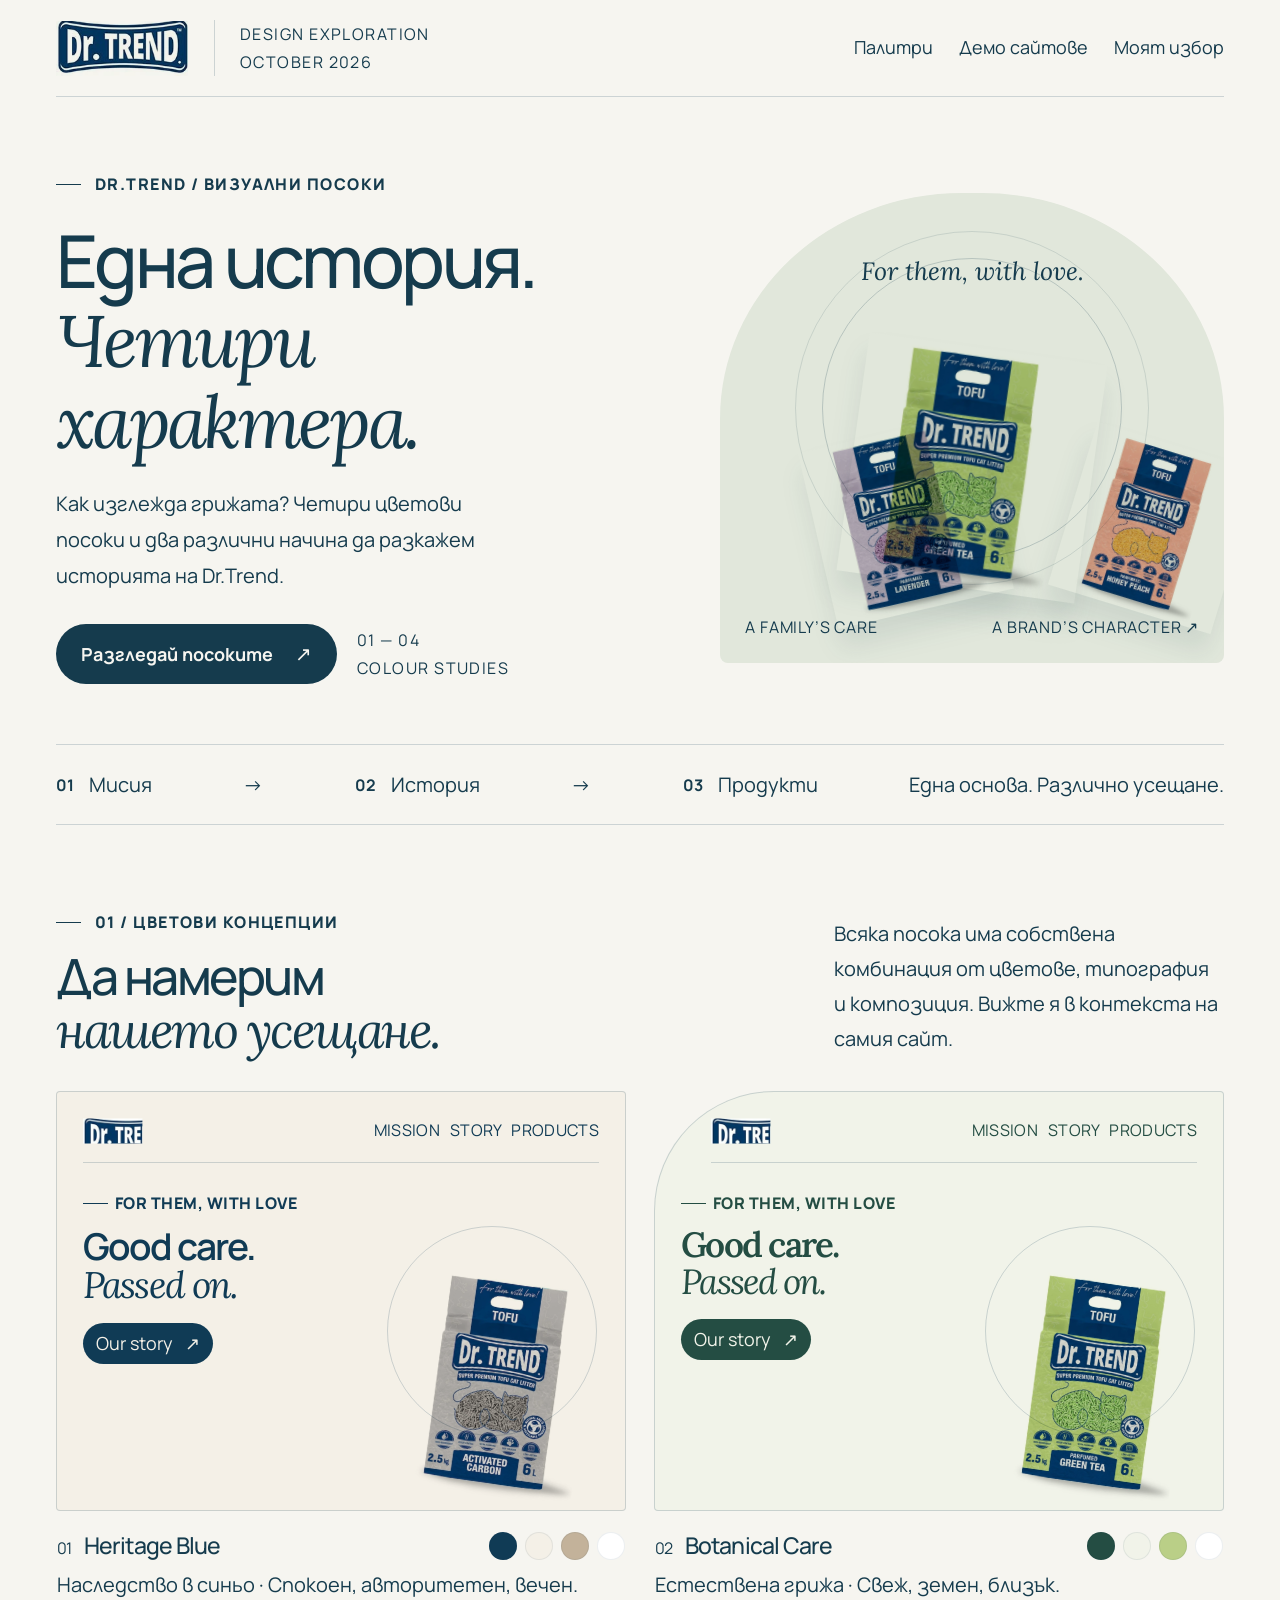
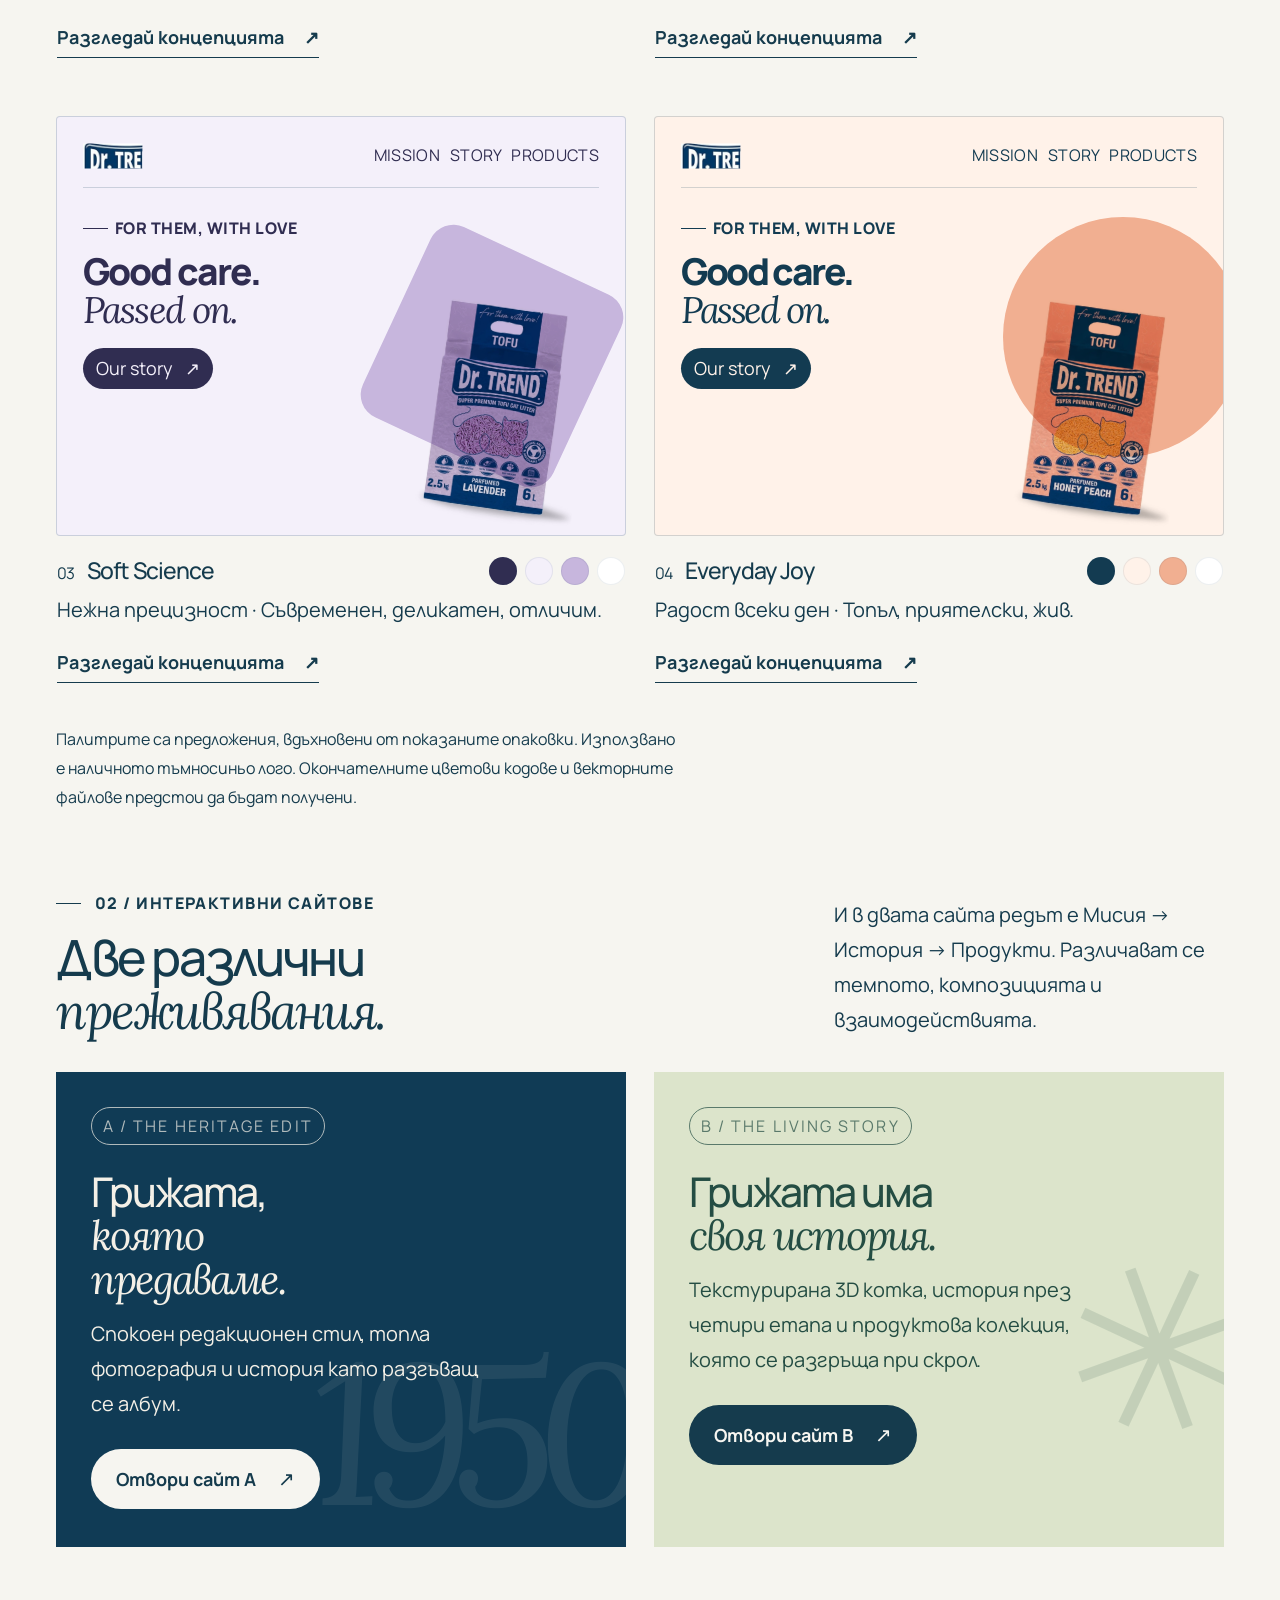
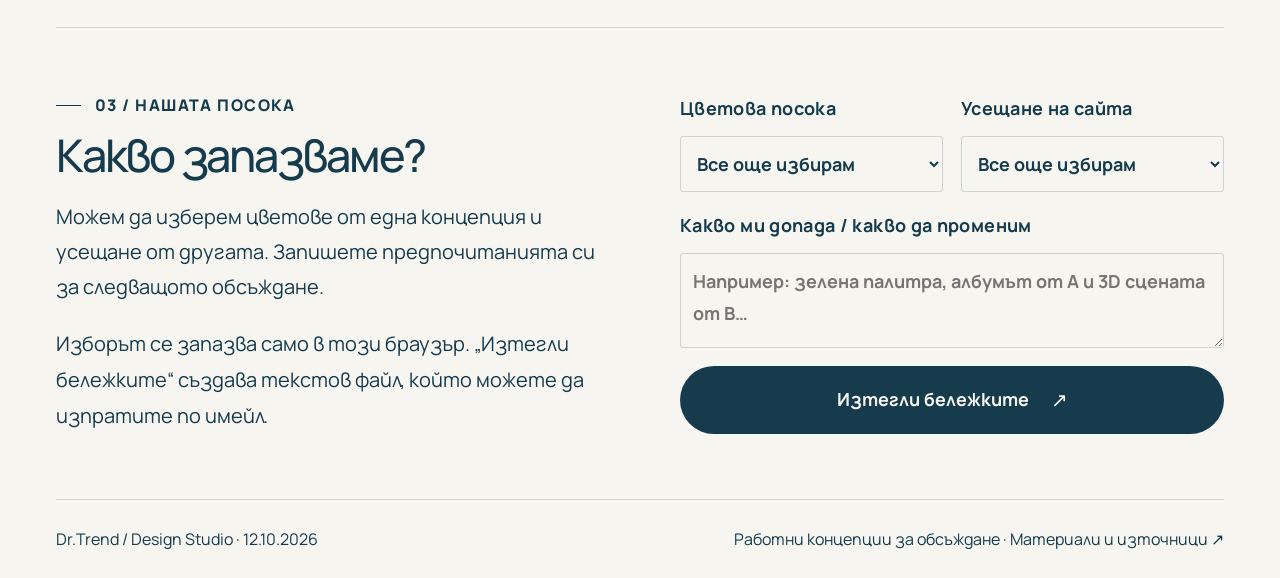
<file: index.html>
<!doctype html><html lang="bg"><head><meta charset="utf-8"><meta name="viewport" content="width=device-width,initial-scale=1"><meta name="description" content="Четири цветови посоки и две интерактивни концепции за Dr.Trend."><meta name="robots" content="noindex,nofollow"><title>Dr.Trend — Design Studio</title><link rel="stylesheet" href="assets/fonts.css?v=20261016-2"><link rel="stylesheet" href="styles.css?v=20261016-2"><script defer src="shared.js?v=20261016-2"></script><script defer src="studio.js?v=20261016-2"></script><link rel="stylesheet" href="readability.css?v=20261016-2"></head><body class="studio"><a class="skip-link" href="#main">Към съдържанието</a><div id="app"></div><noscript>Моля, включете JavaScript, за да разгледате интерактивните концепции.</noscript></body></html>
</file>
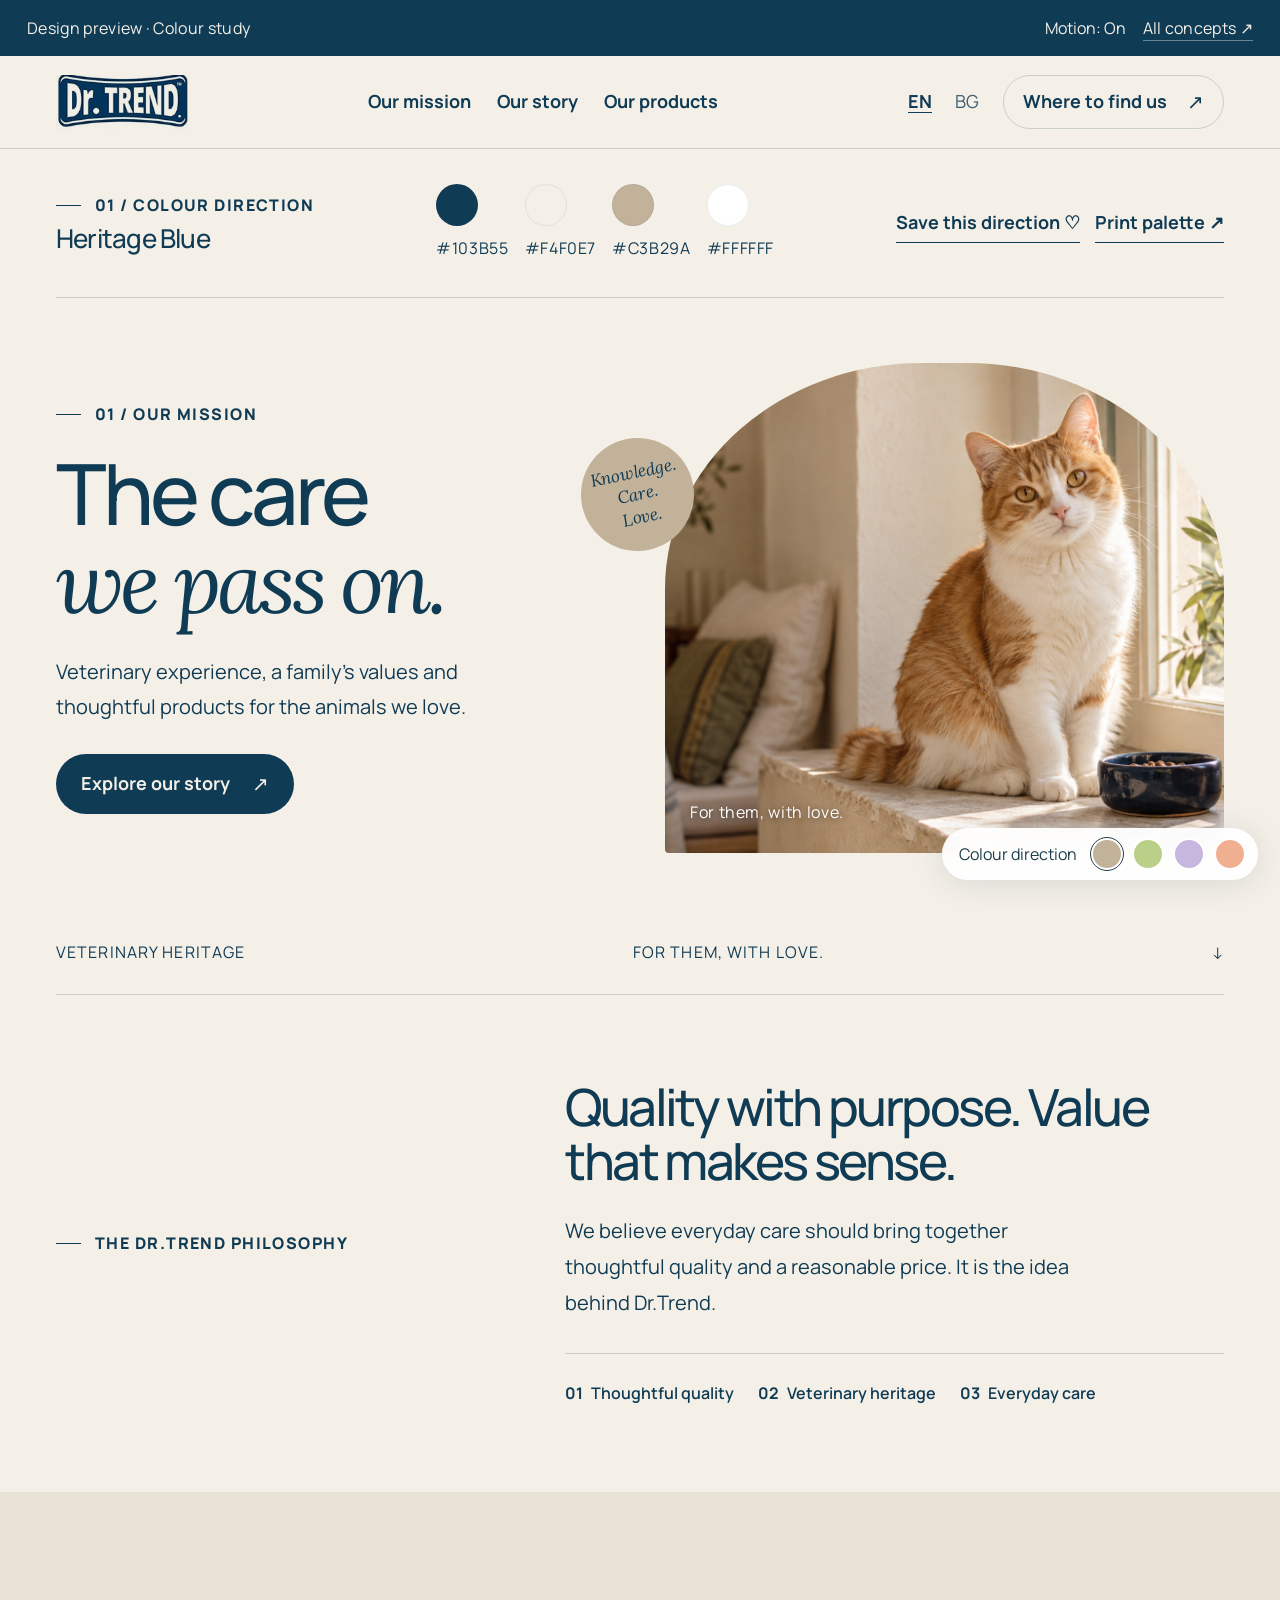
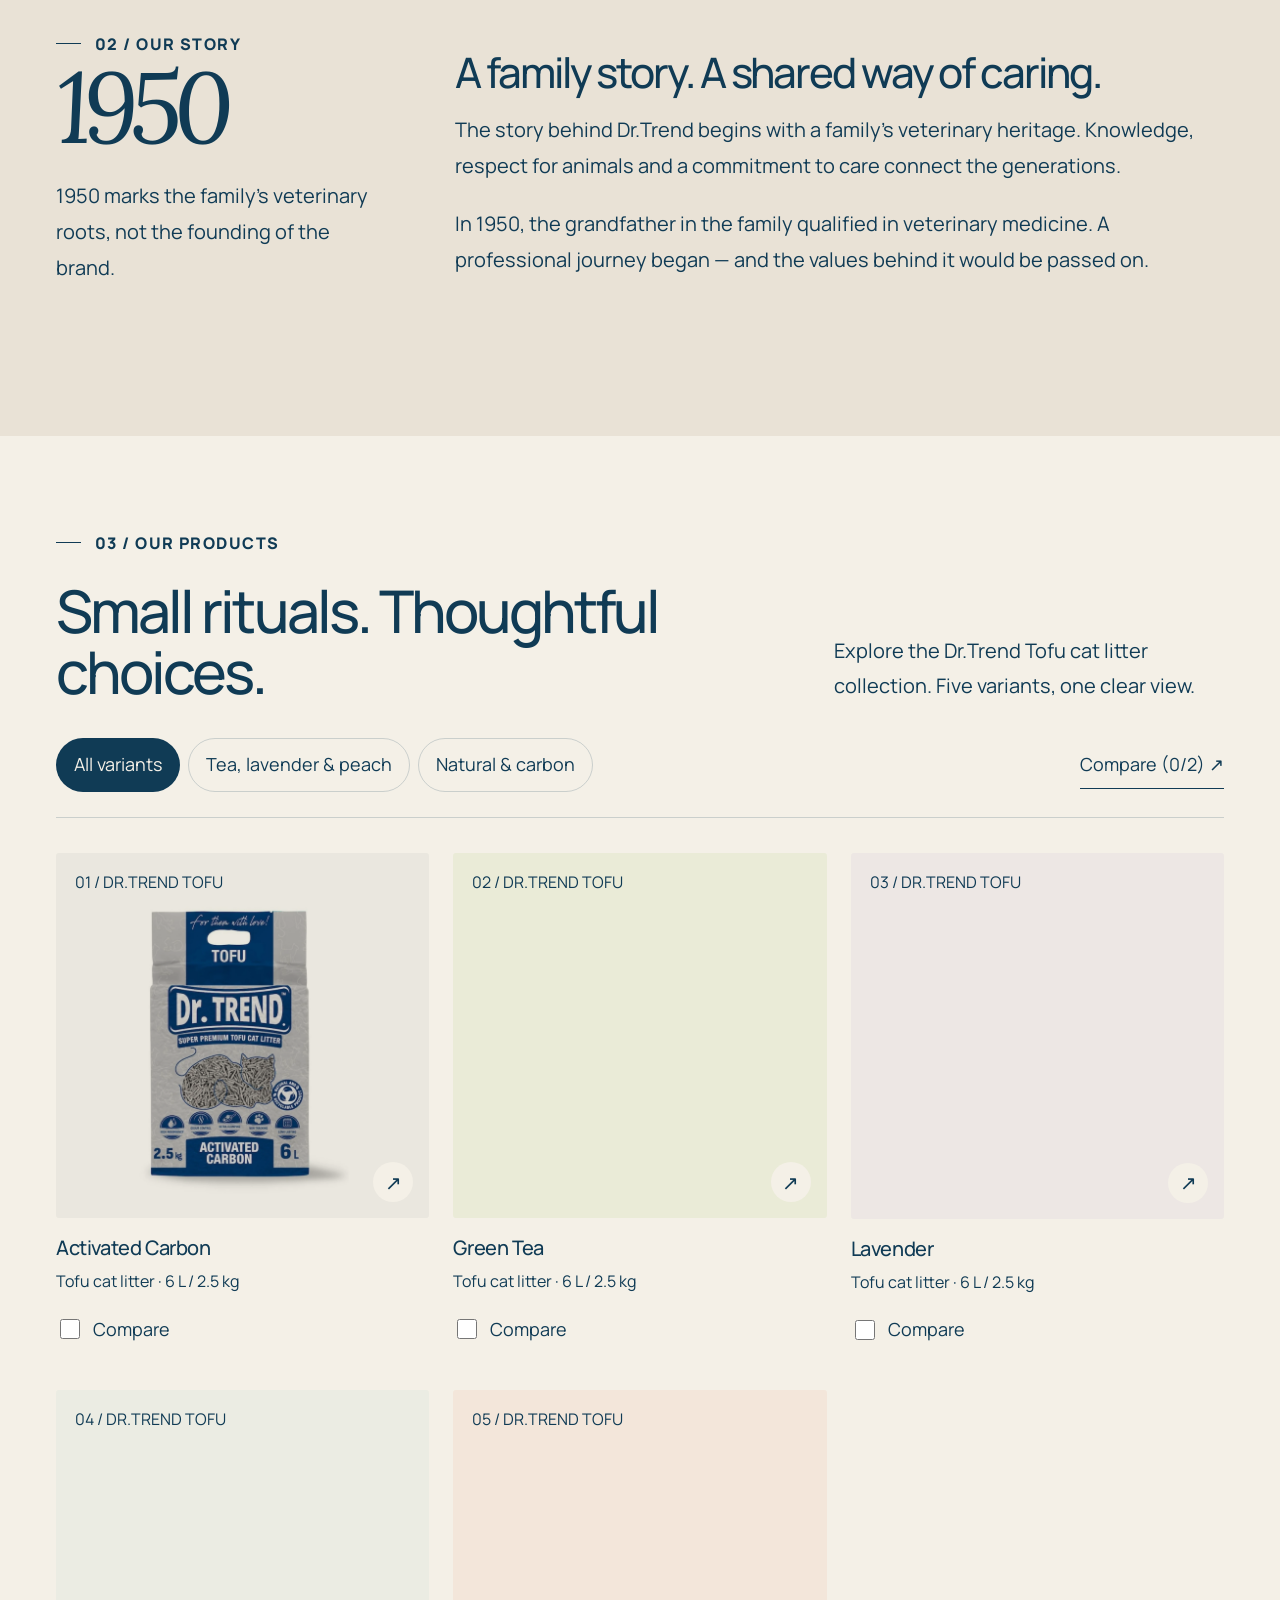
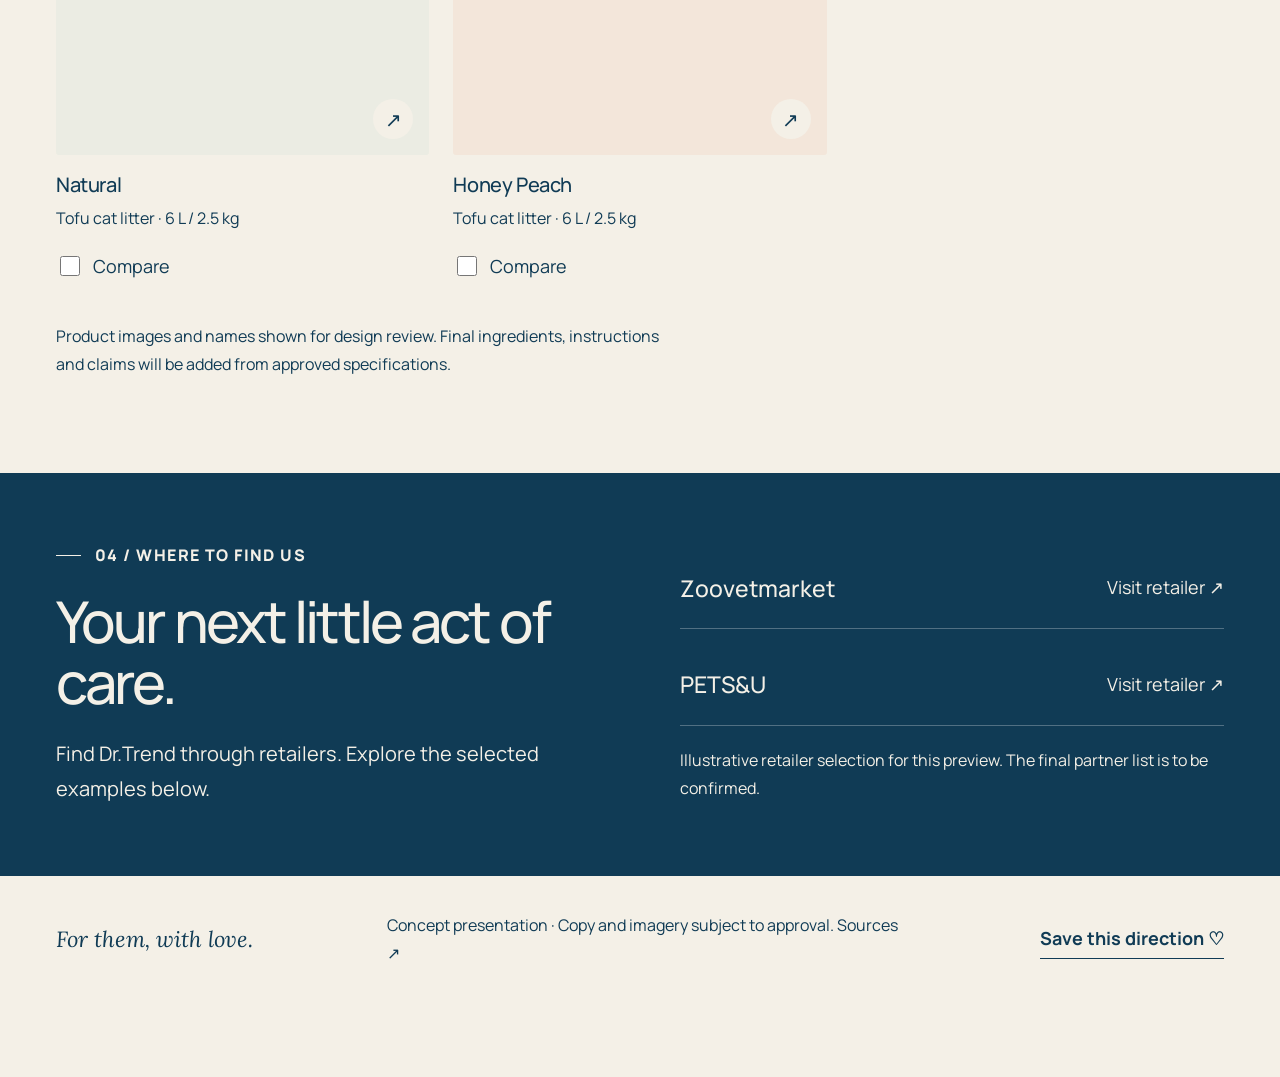
<file: concept.html>
<!doctype html><html lang="en"><head><meta charset="utf-8"><meta name="viewport" content="width=device-width,initial-scale=1"><meta name="description" content="Dr.Trend brand colour concept."><meta name="robots" content="noindex,nofollow"><title>Dr.Trend — Colour concept</title><link rel="stylesheet" href="assets/fonts.css?v=20261016-2"><link rel="stylesheet" href="styles.css?v=20261016-2"><script defer src="shared.js?v=20261016-2"></script><script defer src="site.js?v=20261016-2"></script><link rel="stylesheet" href="readability.css?v=20261016-2"></head><body data-page="concept"><a class="skip-link" href="#main">Skip to content</a><div id="app"></div><noscript>Please enable JavaScript to view this interactive design preview.</noscript></body></html>
</file>
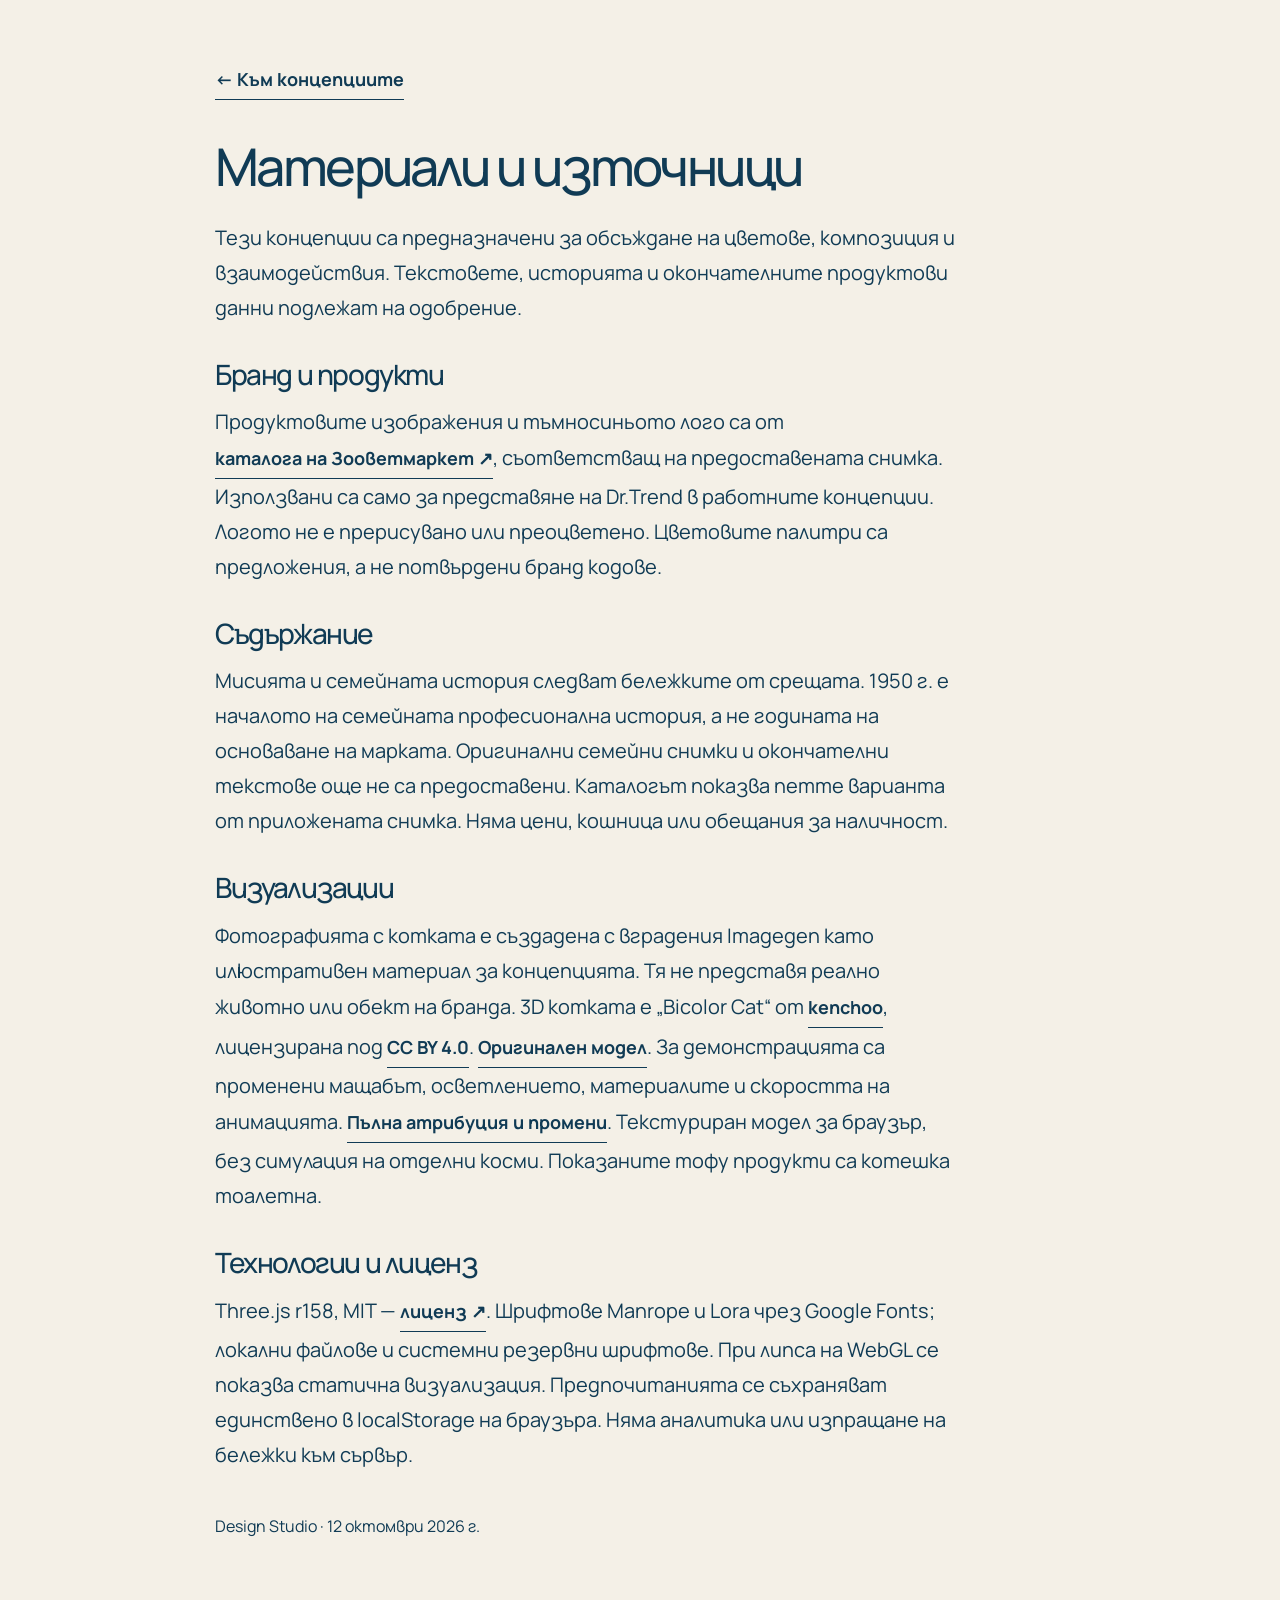
<file: credits.html>
<!doctype html><html lang="bg"><head><meta charset="utf-8"><meta name="viewport" content="width=device-width,initial-scale=1"><meta name="robots" content="noindex,nofollow"><title>Dr.Trend — Материали и източници</title><link rel="stylesheet" href="styles.css?v=20261016-2"><link rel="stylesheet" href="readability.css?v=20261016-2"></head><body><main class="wrap" style="max-width:850px;padding:60px 0"><a class="text-link" href="index.html">← Към концепциите</a><h1 style="font-size:52px;margin:40px 0 25px">Материали и източници</h1><p>Тези концепции са предназначени за обсъждане на цветове, композиция и взаимодействия. Текстовете, историята и окончателните продуктови данни подлежат на одобрение.</p><h2 style="font-size:28px;margin:35px 0 15px">Бранд и продукти</h2><p>Продуктовите изображения и тъмносиньото лого са от <a class="text-link" href="https://zoovet.bg/marks/v/dr_trend-178/1/" target="_blank" rel="noopener">каталога на Зооветмаркет ↗</a>, съответстващ на предоставената снимка. Използвани са само за представяне на Dr.Trend в работните концепции. Логото не е прерисувано или преоцветено. Цветовите палитри са предложения, а не потвърдени бранд кодове.</p><h2 style="font-size:28px;margin:35px 0 15px">Съдържание</h2><p>Мисията и семейната история следват бележките от срещата. 1950 г. е началото на семейната професионална история, а не годината на основаване на марката. Оригинални семейни снимки и окончателни текстове още не са предоставени. Каталогът показва петте варианта от приложената снимка. Няма цени, кошница или обещания за наличност.</p><h2 style="font-size:28px;margin:35px 0 15px">Визуализации</h2><p>Фотографията с котката е създадена с вградения Imagegen като илюстративен материал за концепцията. Тя не представя реално животно или обект на бранда. 3D котката е „Bicolor Cat“ от <a class="text-link" href="https://sketchfab.com/kenchoo">kenchoo</a>, лицензирана под <a class="text-link" href="https://creativecommons.org/licenses/by/4.0/">CC BY 4.0</a>. <a class="text-link" href="https://sketchfab.com/3d-models/bicolor-cat-e623a618ca344a8393d7ba4d63ec23cf">Оригинален модел</a>. За демонстрацията са променени мащабът, осветлението, материалите и скоростта на анимацията. <a class="text-link" href="assets/model-license.txt">Пълна атрибуция и промени</a>. Текстуриран модел за браузър, без симулация на отделни косми. Показаните тофу продукти са котешка тоалетна.</p><h2 style="font-size:28px;margin:35px 0 15px">Технологии и лиценз</h2><p>Three.js r158, MIT — <a class="text-link" href="assets/three-LICENSE.txt">лиценз ↗</a>. Шрифтове Manrope и Lora чрез Google Fonts; локални файлове и системни резервни шрифтове. При липса на WebGL се показва статична визуализация. Предпочитанията се съхраняват единствено в localStorage на браузъра. Няма аналитика или изпращане на бележки към сървър.</p><p style="margin-top:40px;font-size:var(--text-caption)">Design Studio · 12 октомври 2026 г.</p></main></body></html>
</file>
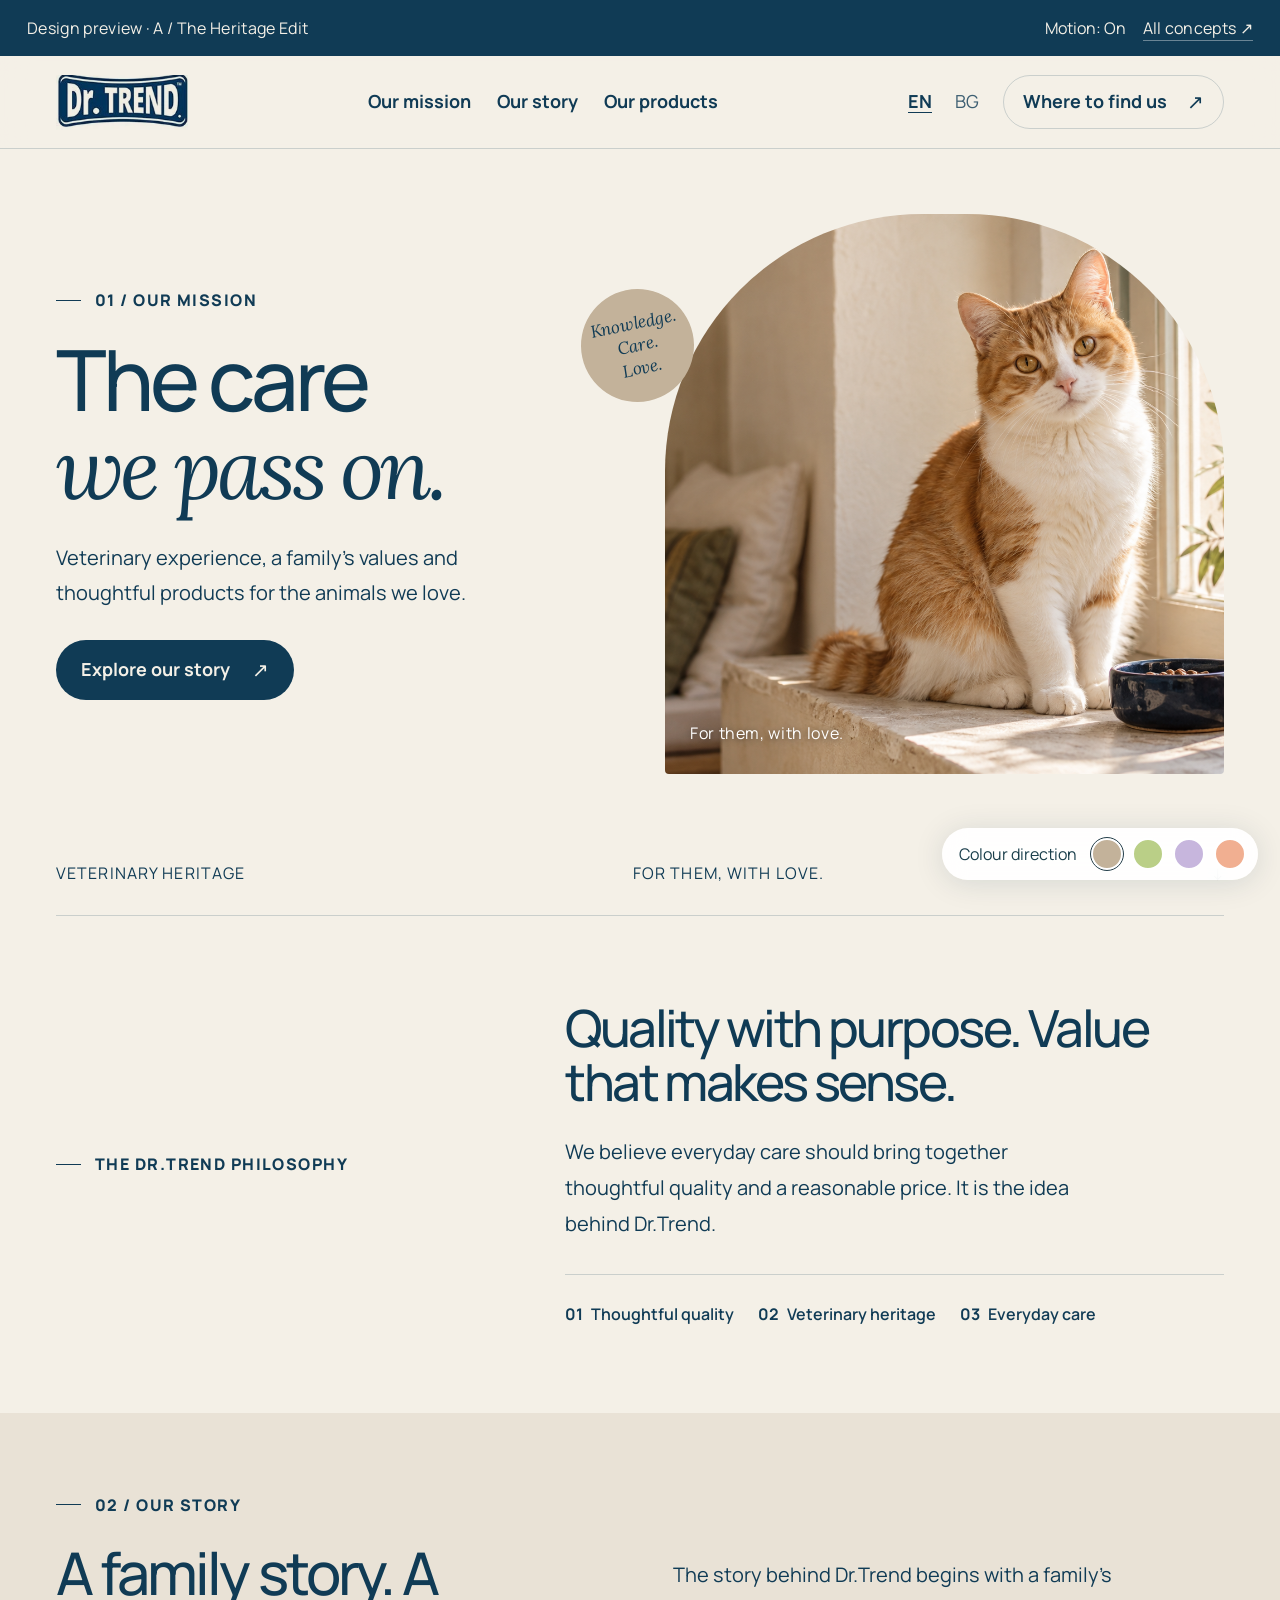
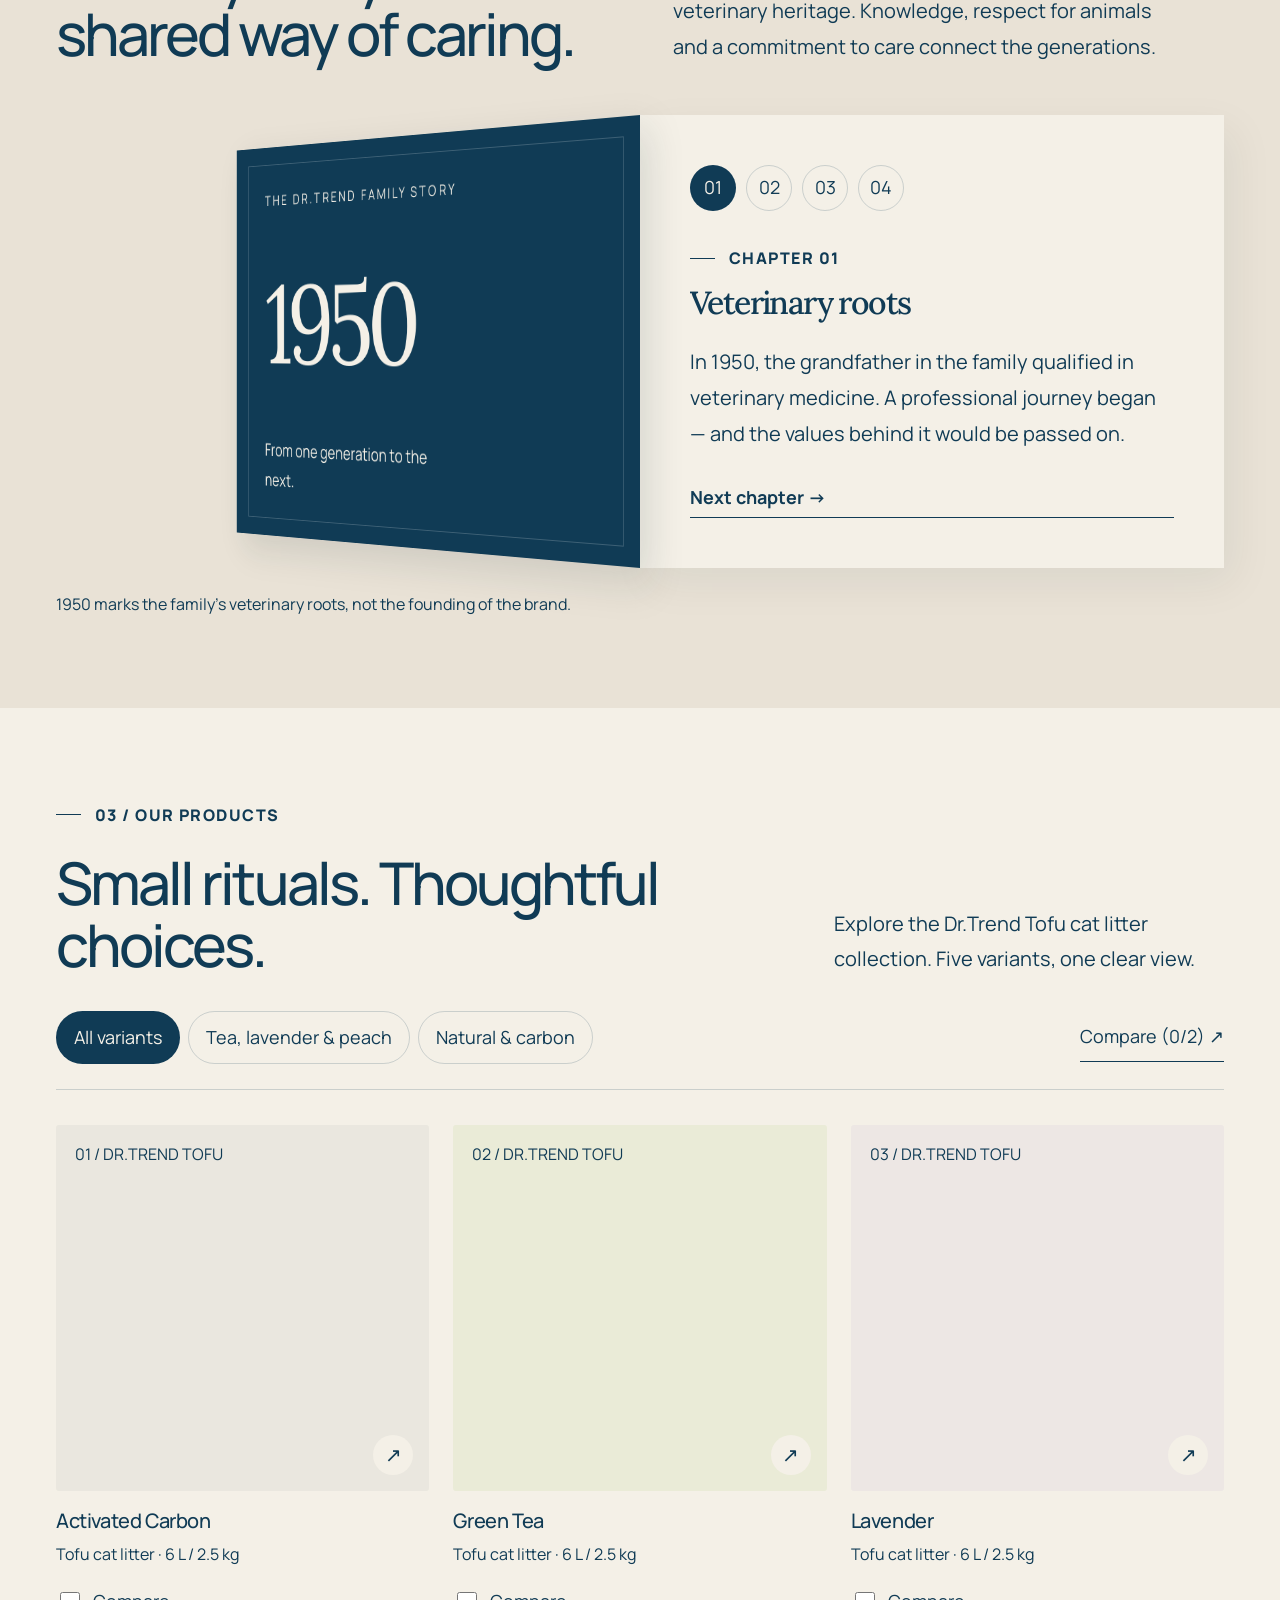
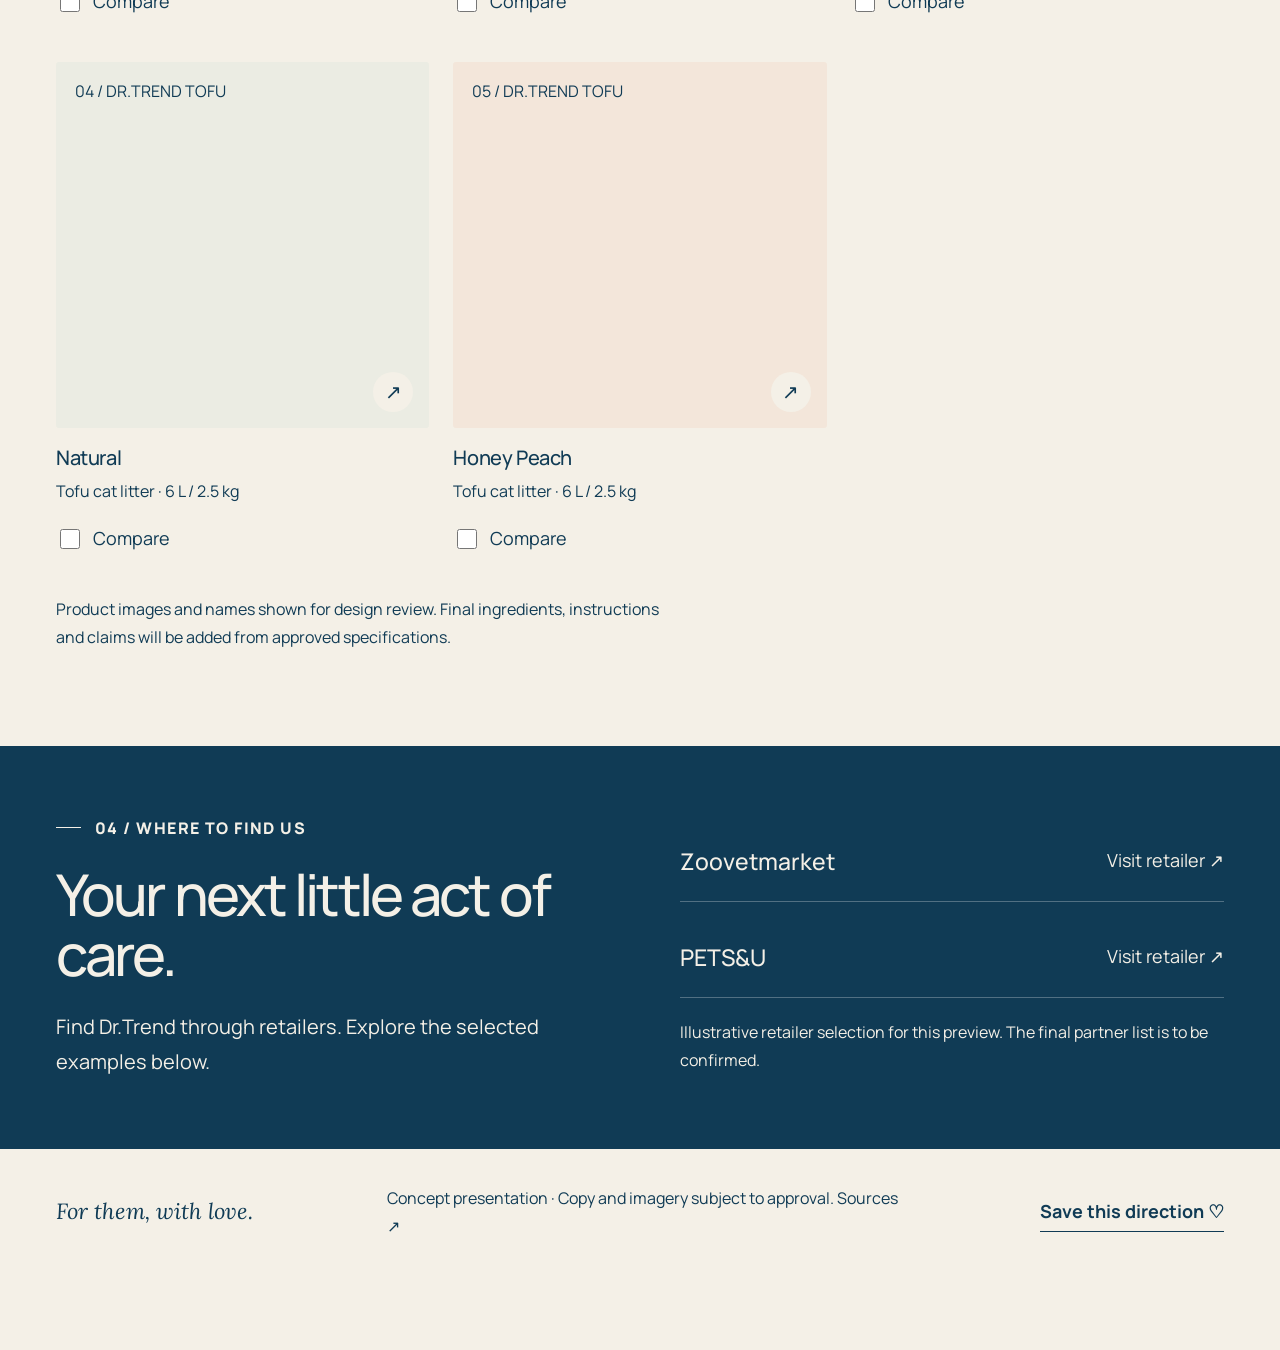
<file: heritage.html>
<!doctype html><html lang="en"><head><meta charset="utf-8"><meta name="viewport" content="width=device-width,initial-scale=1"><meta name="description" content="Dr.Trend — care, carried through generations. An editorial website concept."><meta name="robots" content="noindex,nofollow"><title>Dr.Trend — The care we pass on</title><link rel="stylesheet" href="assets/fonts.css?v=20261016-2"><link rel="stylesheet" href="styles.css?v=20261016-2"><script defer src="shared.js?v=20261016-2"></script><script defer src="site.js?v=20261016-2"></script><link rel="stylesheet" href="readability.css?v=20261016-2"></head><body data-page="heritage"><a class="skip-link" href="#main">Skip to content</a><div id="app"></div><noscript>Please enable JavaScript to view this interactive design preview.</noscript></body></html>
</file>
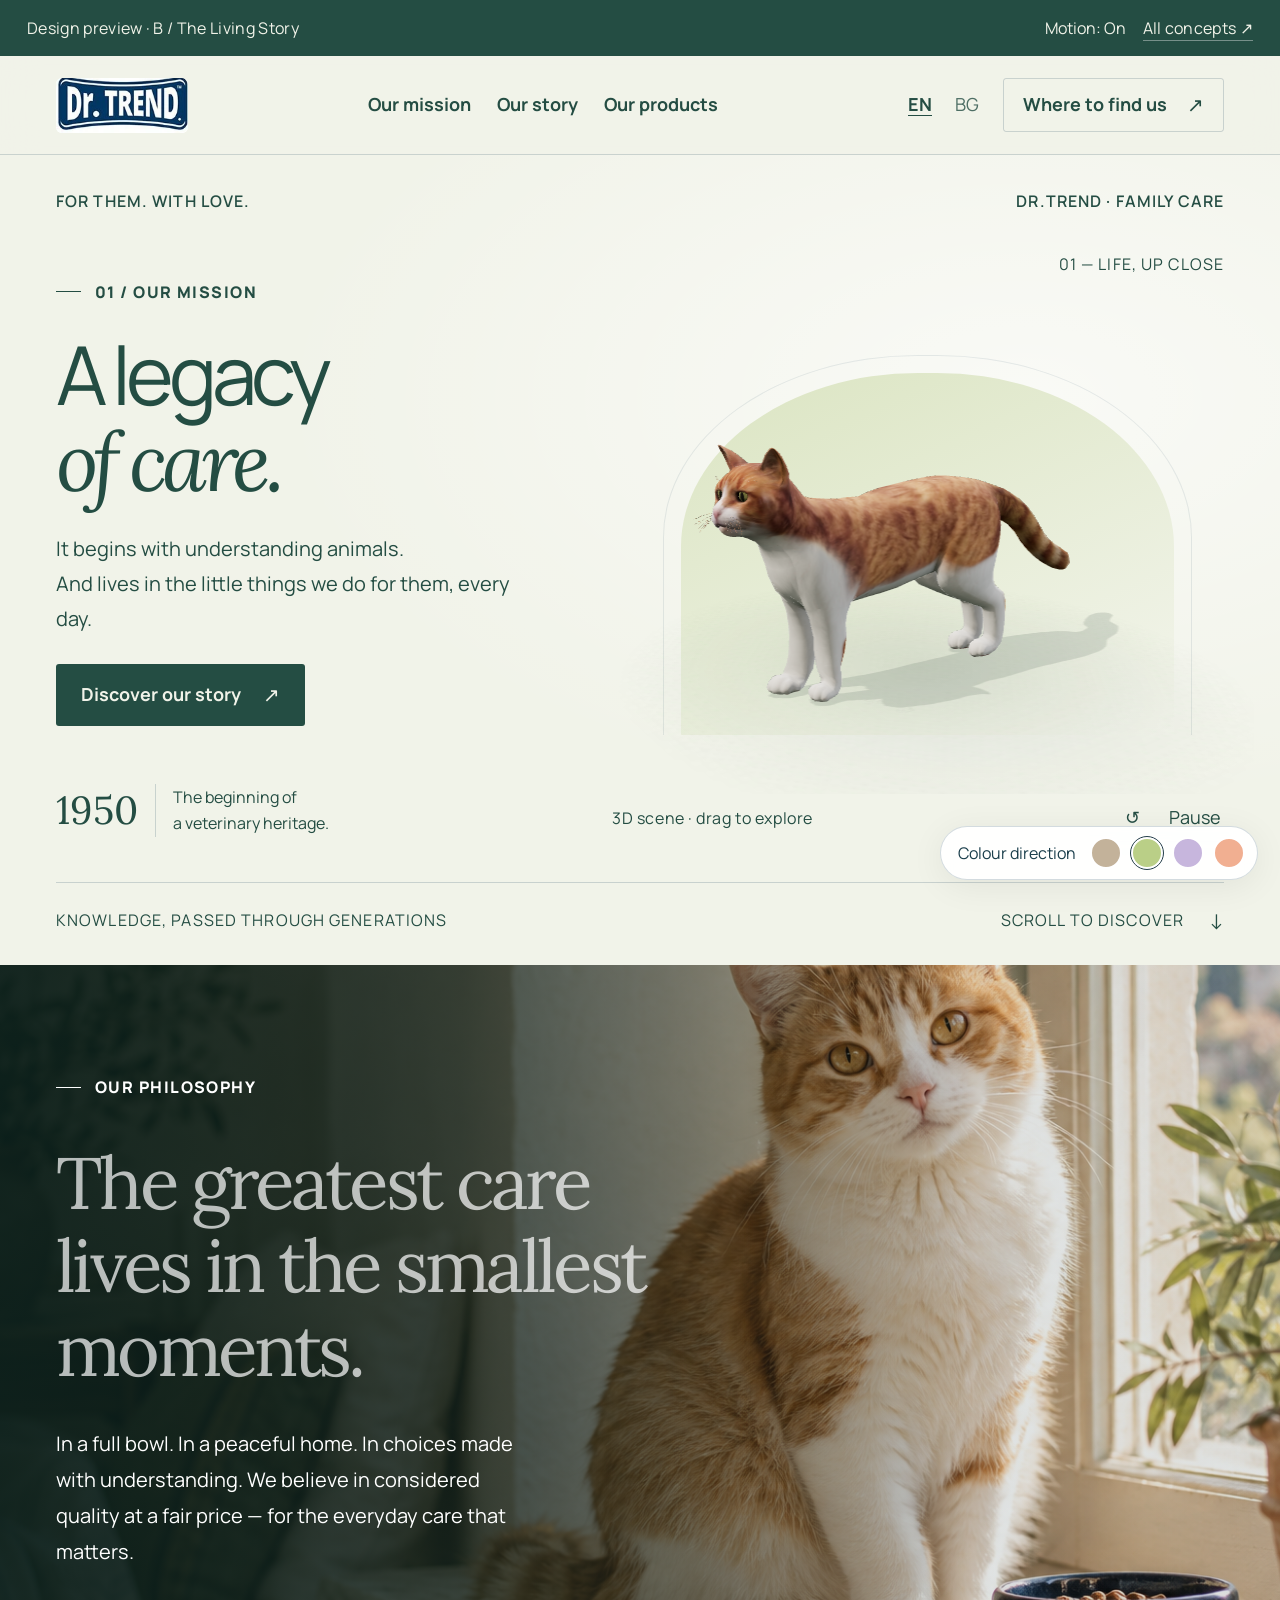
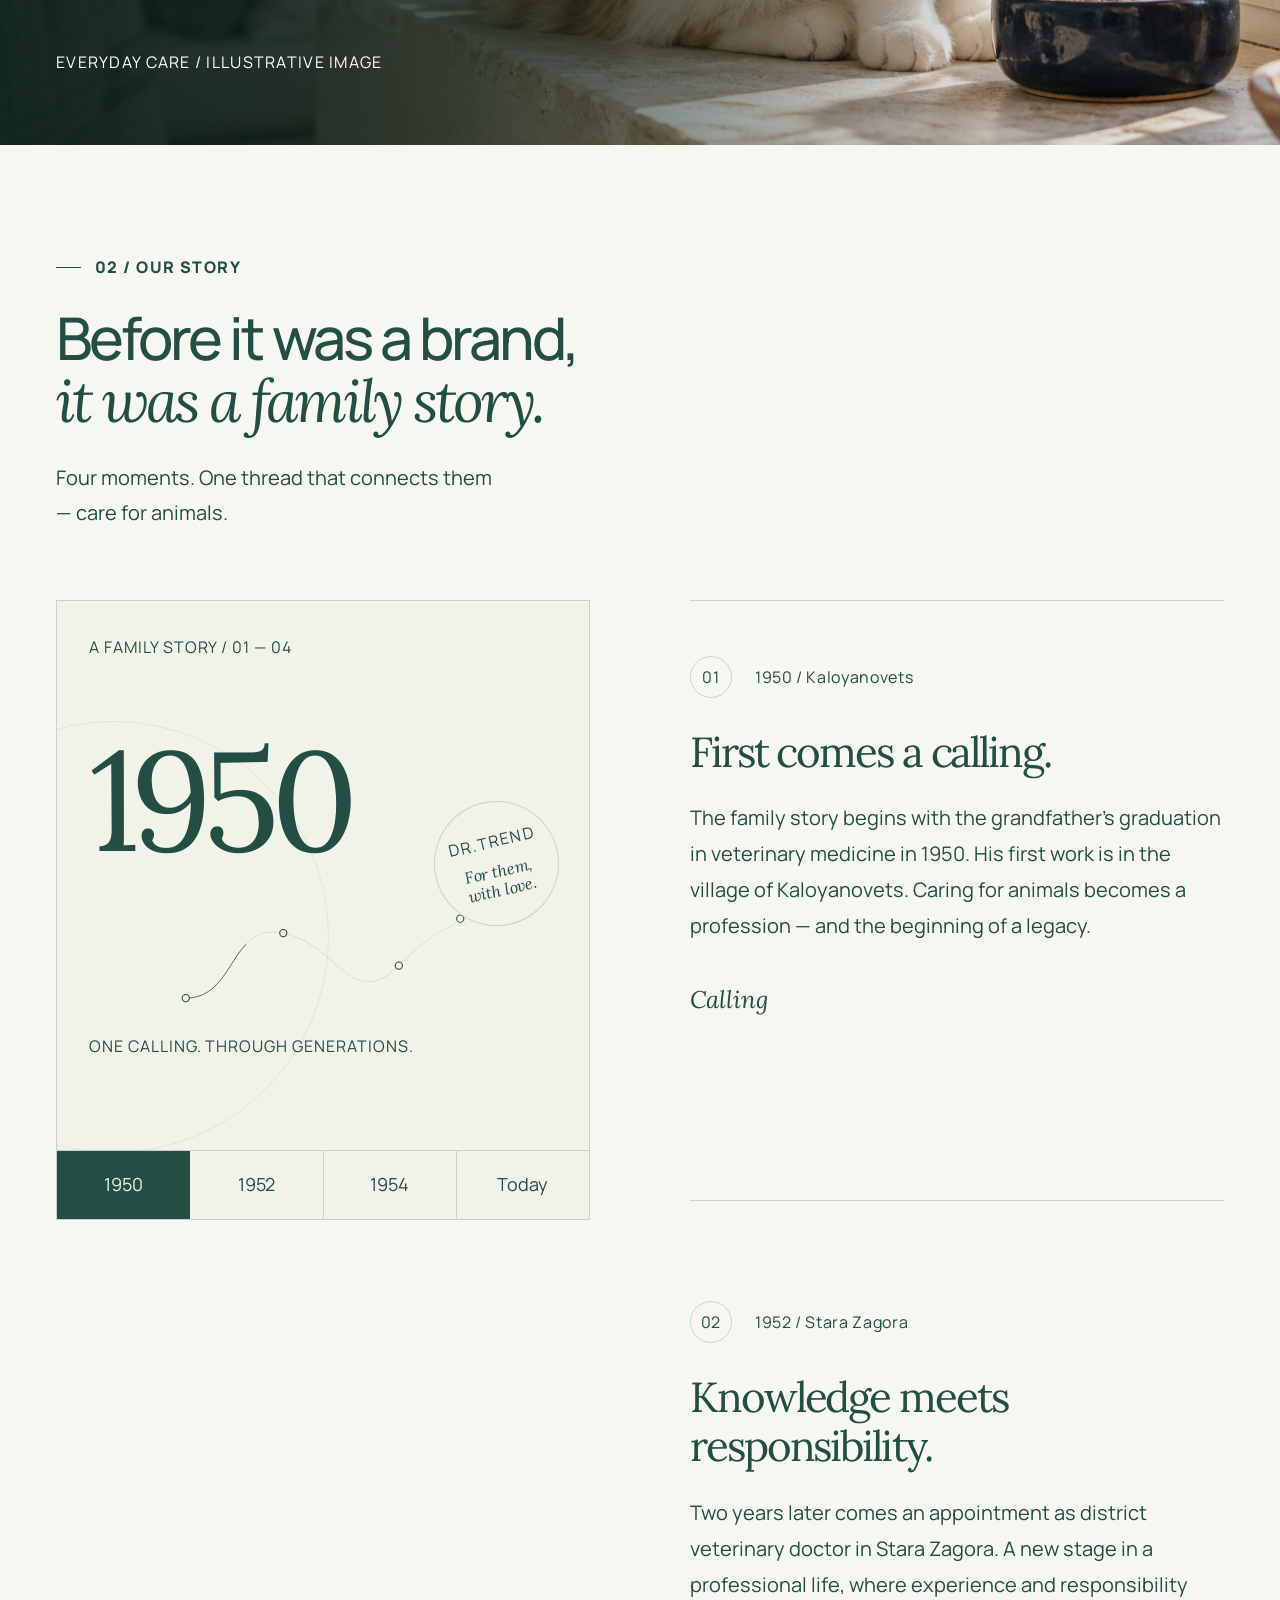
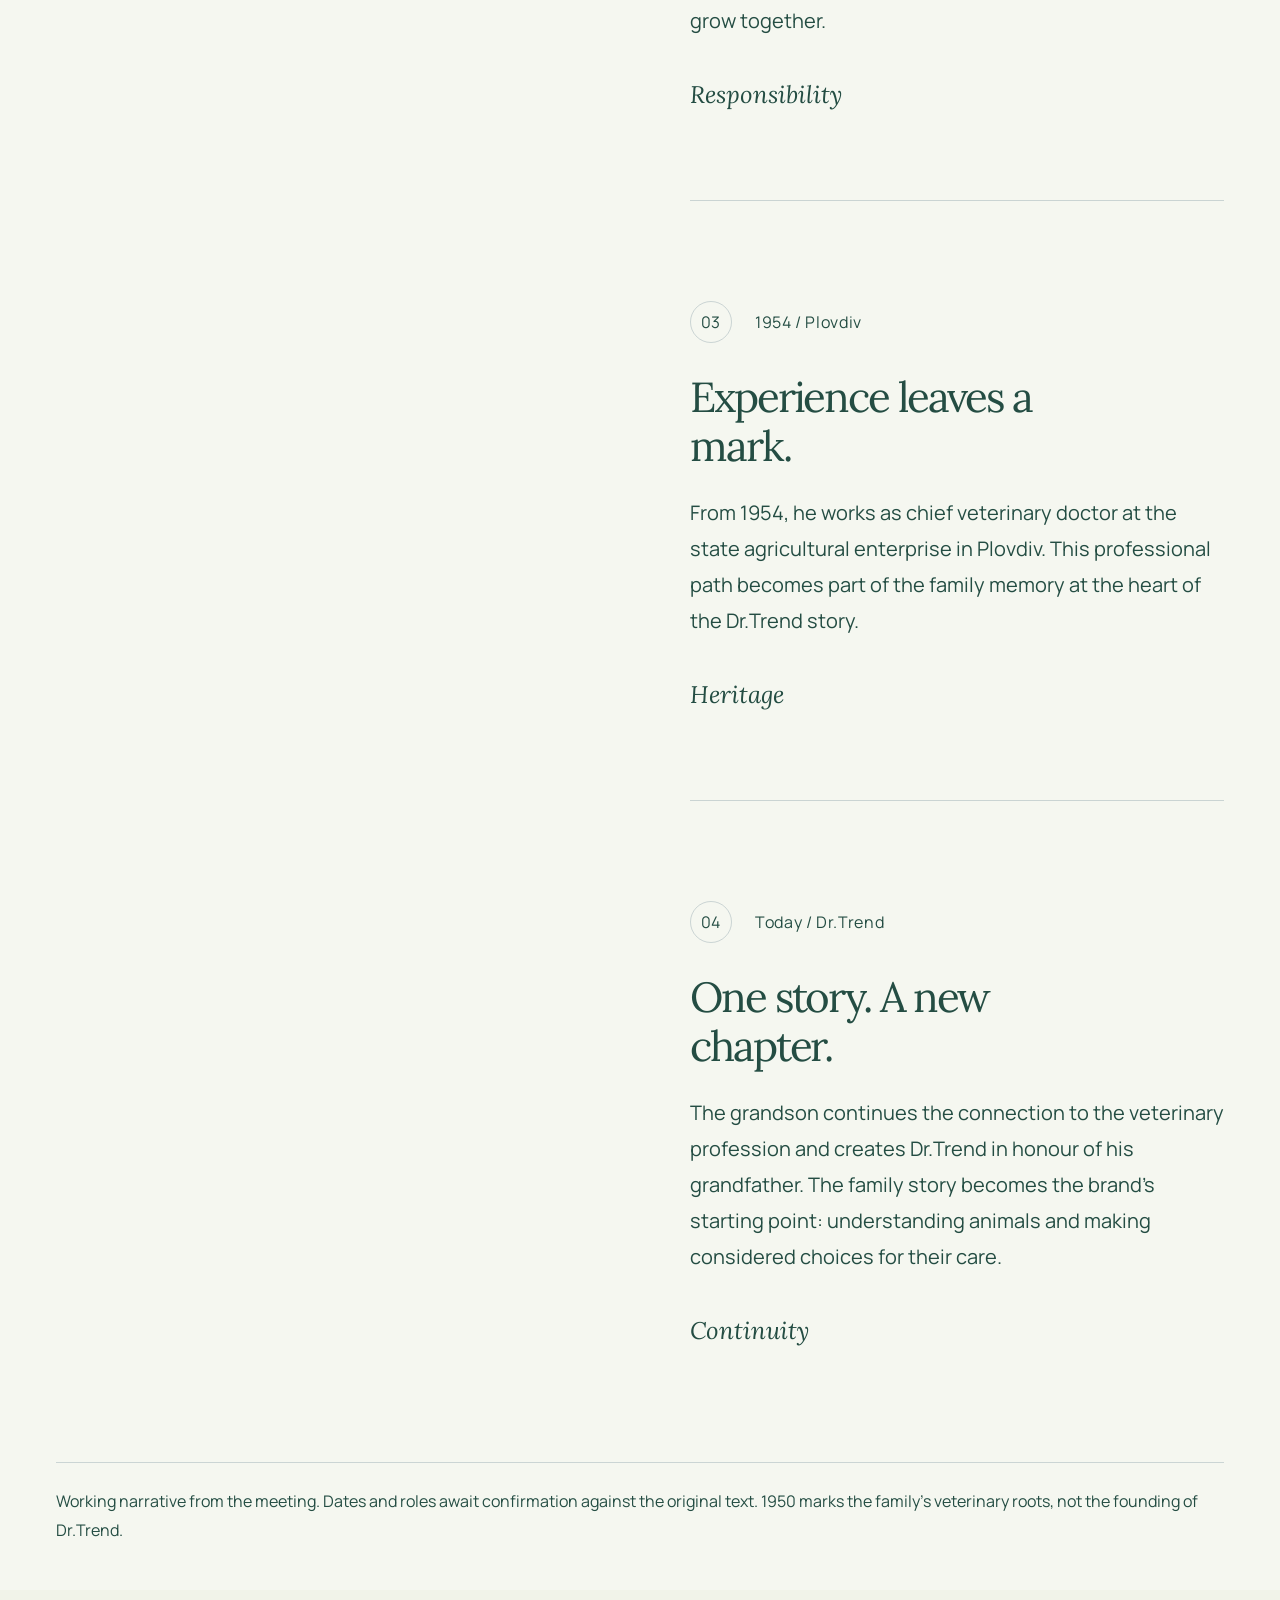
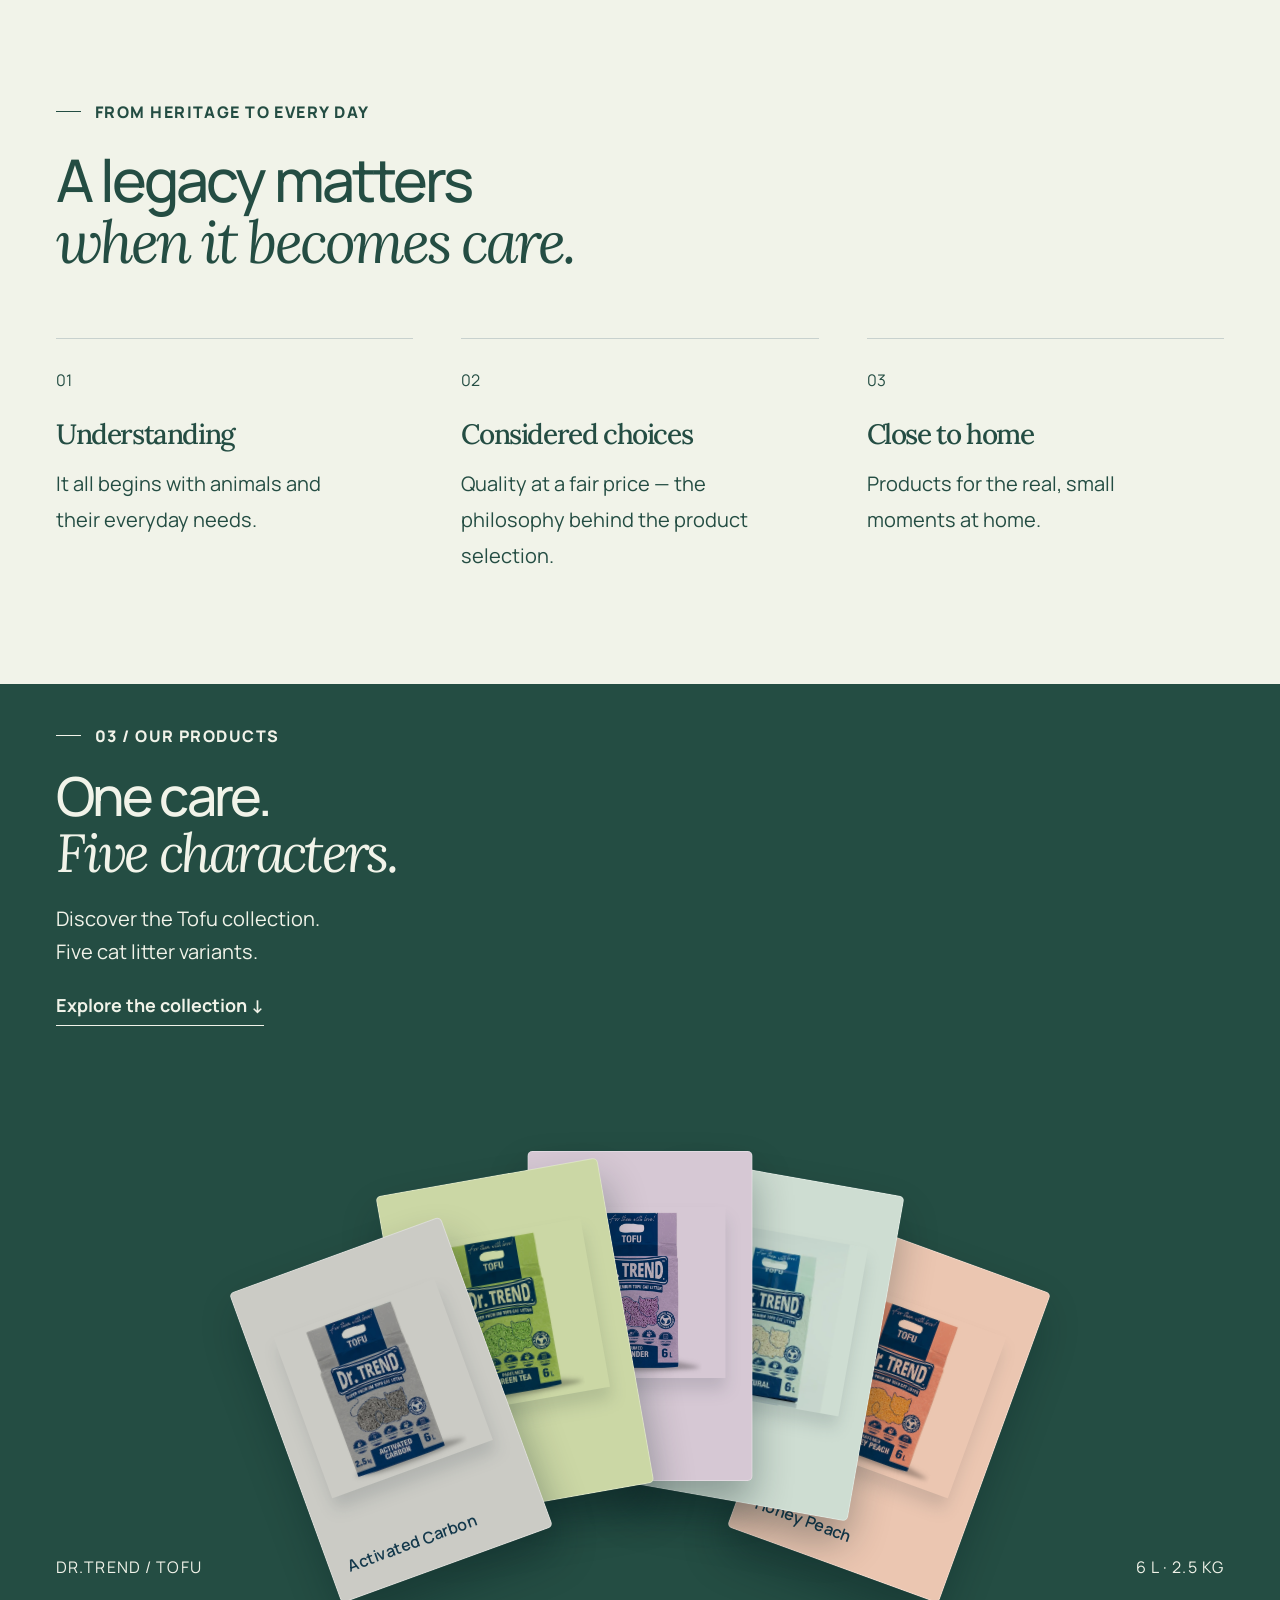
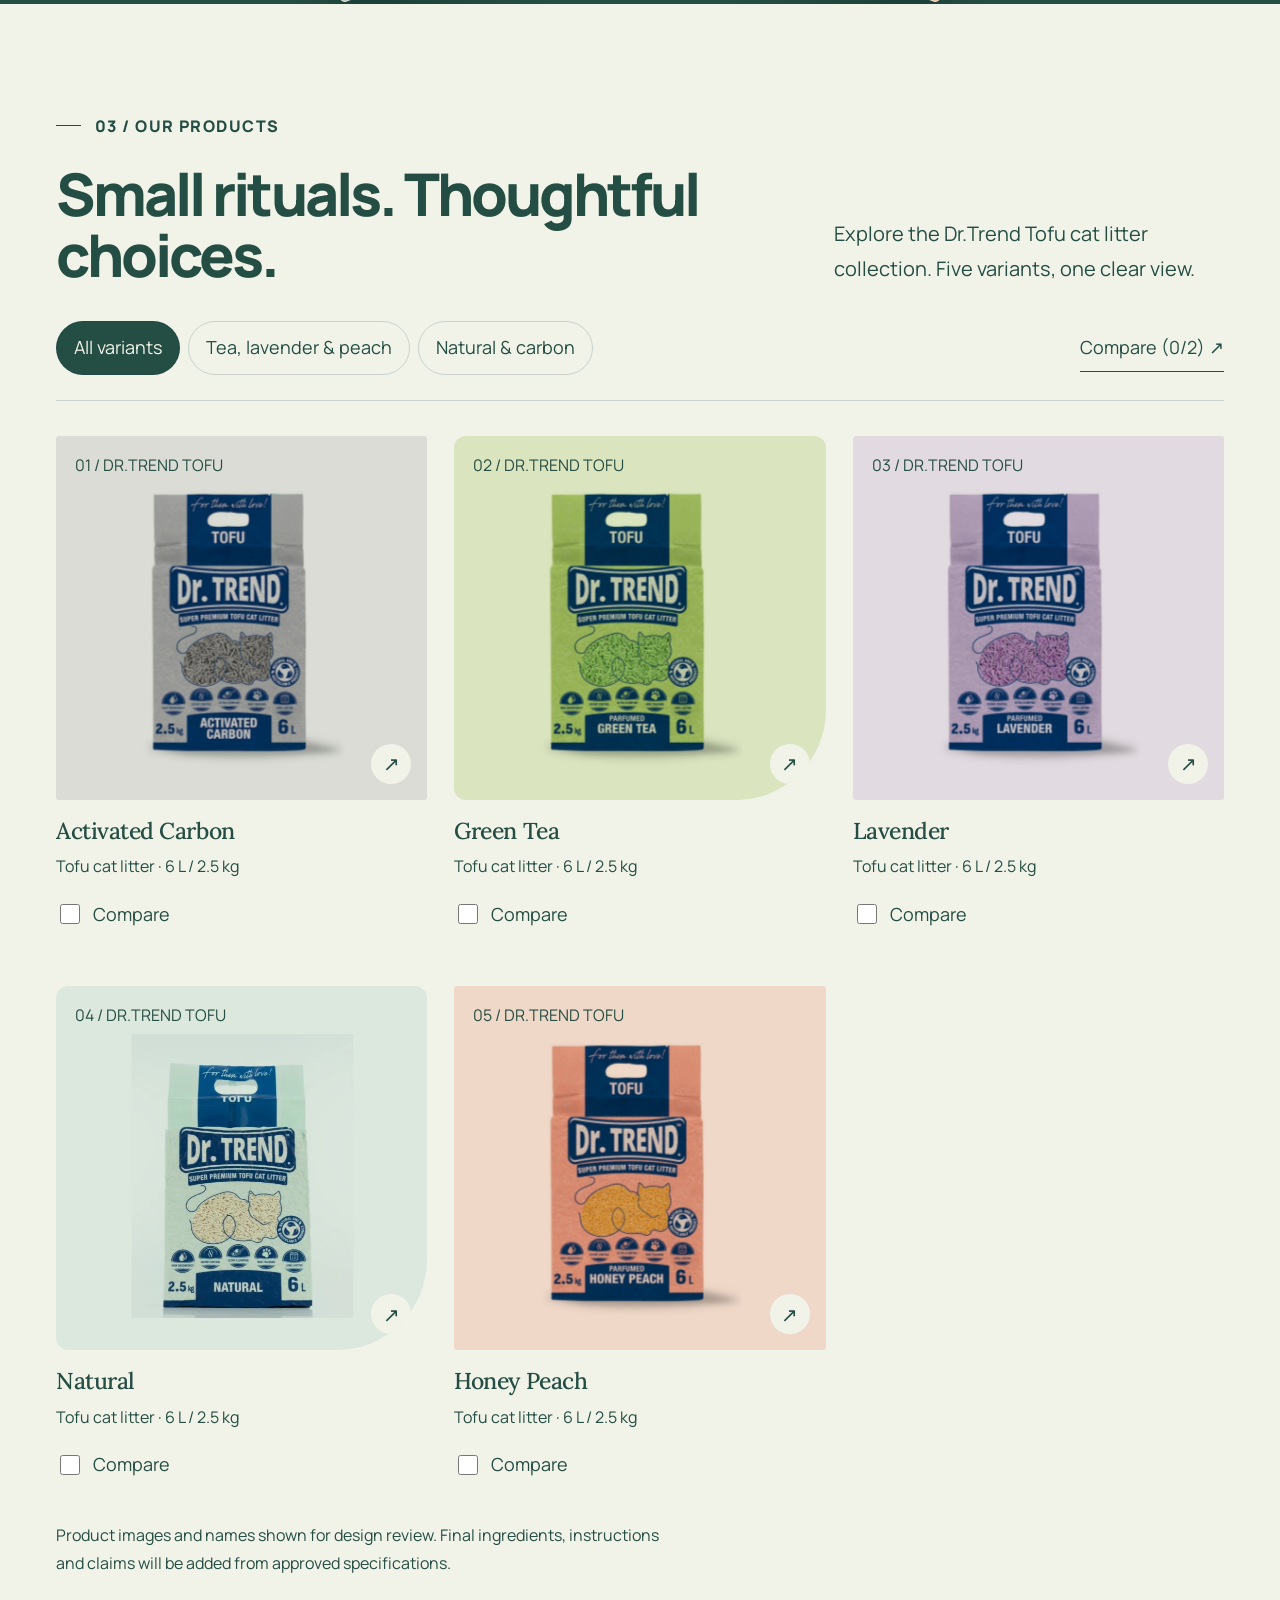
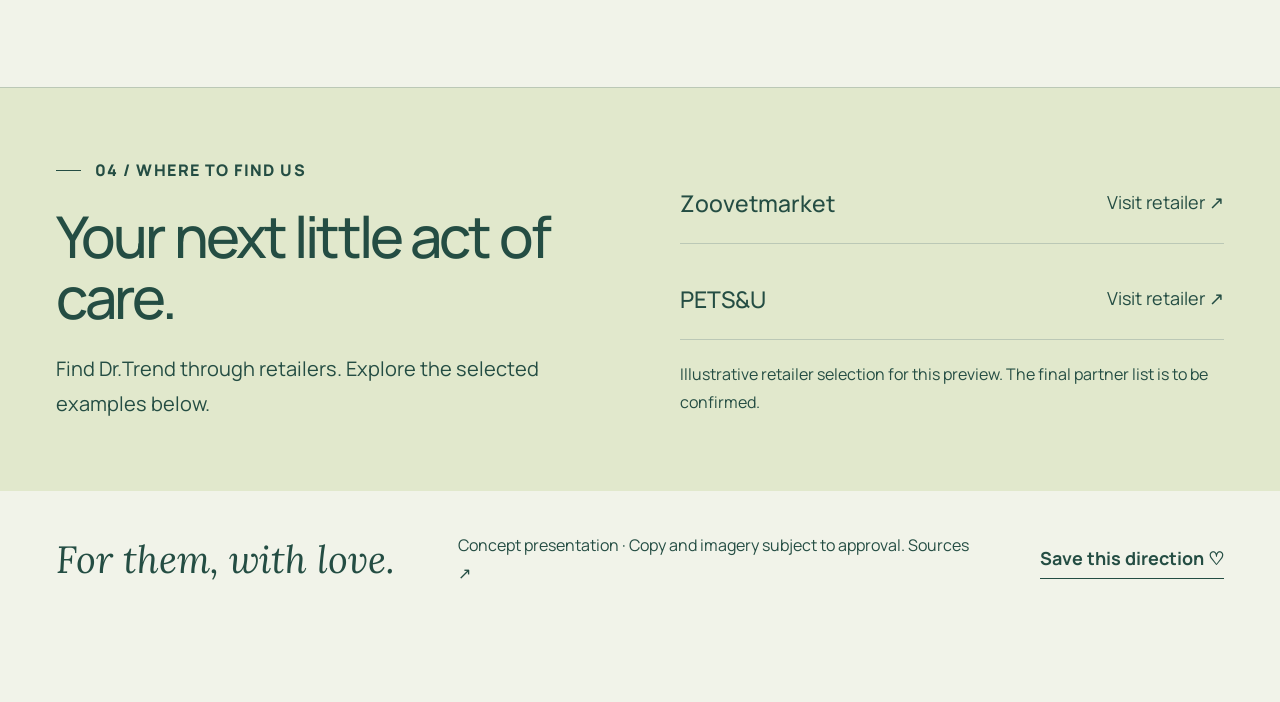
<file: play.html>
<!doctype html><html lang="en"><head><meta charset="utf-8"><meta name="viewport" content="width=device-width,initial-scale=1"><meta name="description" content="Dr.Trend — a little care, a whole lot of love. An interactive 3D website concept."><meta name="robots" content="noindex,nofollow"><title>Dr.Trend — The Living Story.</title><link rel="stylesheet" href="assets/fonts.css?v=20261016-2"><link rel="stylesheet" href="styles.css?v=20261016-2"><link rel="stylesheet" href="premium.css?v=20261016-2"><script defer src="assets/three.min.js?v=20261016-2"></script><script defer src="shared.js?v=20261016-2"></script><script defer src="premium-content.js?v=20261016-2"></script><script defer src="site.js?v=20261016-2"></script><script defer src="assets/BufferGeometryUtils.classic.js?v=20261016-2"></script><script defer src="assets/GLTFLoader.classic.js?v=20261016-2"></script><script defer src="assets/cat-model.js?v=20261016-2"></script><script defer src="scene.js?v=20261016-2"></script><script defer src="premium-motion.js?v=20261016-2"></script><link rel="stylesheet" href="readability.css?v=20261016-2"></head><body data-page="play"><a class="skip-link" href="#main">Skip to content</a><div id="app"></div><noscript>Please enable JavaScript to view this interactive design preview.</noscript></body></html>
</file>
<file: assets/fonts.css>
@font-face {
  font-family: 'Lora';
  font-style: italic;
  font-weight: 400;
  font-display: swap;
  src: url(font-0.ttf) format('truetype');
}
@font-face {
  font-family: 'Lora';
  font-style: italic;
  font-weight: 500;
  font-display: swap;
  src: url(font-1.ttf) format('truetype');
}
@font-face {
  font-family: 'Lora';
  font-style: normal;
  font-weight: 400;
  font-display: swap;
  src: url(font-2.ttf) format('truetype');
}
@font-face {
  font-family: 'Lora';
  font-style: normal;
  font-weight: 500;
  font-display: swap;
  src: url(font-3.ttf) format('truetype');
}
@font-face {
  font-family: 'Lora';
  font-style: normal;
  font-weight: 600;
  font-display: swap;
  src: url(font-4.ttf) format('truetype');
}
@font-face {
  font-family: 'Manrope';
  font-style: normal;
  font-weight: 400;
  font-display: swap;
  src: url(font-5.ttf) format('truetype');
}
@font-face {
  font-family: 'Manrope';
  font-style: normal;
  font-weight: 500;
  font-display: swap;
  src: url(font-6.ttf) format('truetype');
}
@font-face {
  font-family: 'Manrope';
  font-style: normal;
  font-weight: 600;
  font-display: swap;
  src: url(font-7.ttf) format('truetype');
}
@font-face {
  font-family: 'Manrope';
  font-style: normal;
  font-weight: 700;
  font-display: swap;
  src: url(font-8.ttf) format('truetype');
}
@font-face {
  font-family: 'Manrope';
  font-style: normal;
  font-weight: 800;
  font-display: swap;
  src: url(font-9.ttf) format('truetype');
}
</file>
<file: styles.css>
@import url('assets/fonts.css');
:root{--ink:#103b55;--paper:#f4f0e7;--accent:#c3b29a;--white:#fff;--line:color-mix(in srgb,var(--ink) 18%,transparent);--ease:cubic-bezier(.2,.75,.2,1)}
*{box-sizing:border-box}html{scroll-behavior:smooth;scroll-padding-top:135px}body{margin:0;background:var(--paper);color:var(--ink);font-family:Manrope,Arial,sans-serif;font-size:var(--text-body);line-height:1.65}button,input,select,textarea{font:inherit}button,a,input,select,textarea{-webkit-tap-highlight-color:transparent}button{cursor:pointer;color:inherit}a{color:inherit;text-decoration:none}button{border:0;background:none}button:disabled{cursor:default;opacity:.5}img{max-width:100%;display:block}h1,h2,h3,p{margin:0}h1,h2,h3{line-height:1.05;letter-spacing:-.05em;font-weight:500}h1{font-size:clamp(48px,6.6vw,108px)}h2{font-size:clamp(38px,4.6vw,72px)}h3{font-size:28px}p{max-width:62ch}em{font-family:Lora,Georgia,serif;font-weight:400}::selection{background:var(--accent);color:var(--ink)}:focus-visible{outline:3px solid #db7353;outline-offset:5px}svg{display:block}section[id]{scroll-margin-top:130px}.wrap{width:min(1320px,calc(100% - 112px));margin:auto}.eyebrow{font-size:var(--text-caption);font-weight:800;letter-spacing:.17em;text-transform:uppercase;display:flex;align-items:center;gap:14px}.eyebrow:before{content:'';width:25px;height:1px;background:currentColor}.serif{font-family:Lora,Georgia,serif}.muted{opacity:.65}.btn{display:inline-flex;align-items:center;justify-content:center;gap:35px;padding:16px 25px;border-radius:99px;background:var(--ink);color:var(--paper);font-size:var(--text-body);font-weight:700;transition:transform .25s,background .25s;line-height:1.4;min-height:46px}.btn:hover{transform:translateY(-3px)}.btn.light{background:var(--paper);color:var(--ink)}.btn.outline{border:1px solid var(--line);background:transparent;color:var(--ink)}.btn span{font-size:20px;font-weight:400}.text-link{display:inline-flex;align-items:center;gap:20px;font-size:var(--text-body);font-weight:700;border-bottom:1px solid currentColor;padding:6px 0}.skip-link{position:fixed;z-index:999;left:10px;top:-90px;padding:12px 24px;background:white;color:#123}.skip-link:focus{top:10px}.brandmark{width:132px;height:55px;display:block;overflow:hidden;position:relative}.brandmark img{width:132px;height:132px;max-width:none;position:absolute;top:-39px;mix-blend-mode:multiply}.brandmark img{user-select:none}.reveal{opacity:1;transform:none}.js-motion .reveal:not(.seen){opacity:0;transform:translateY(28px)}.reveal{transition:opacity .85s var(--ease),transform .85s var(--ease)}.toast{position:fixed;bottom:25px;left:50%;transform:translate(-50%,30px);opacity:0;background:#103b55;color:white;padding:14px 26px;border-radius:50px;z-index:1000;transition:.3s;pointer-events:none;text-align:center;min-width:220px}.toast.visible{opacity:1;transform:translate(-50%,0)}
/* The presentation studio */
.studio{--ink:#153b4d;--paper:#f6f5f0;--accent:#c6cdbb}.studio-header{display:flex;justify-content:space-between;align-items:center;padding:20px 0;border-bottom:1px solid var(--line)}.studio-header .left{display:flex;align-items:center;gap:26px}.studio-label{border-left:1px solid var(--line);padding-left:25px;font-size:var(--text-caption);text-transform:uppercase;letter-spacing:.2em}.studio-header nav{display:flex;gap:32px;font-size:var(--text-body)}.studio-hero{display:grid;grid-template-columns:1.22fr 1fr;gap:50px;padding:75px 0 60px;align-items:center}.studio-hero h1{font-size:clamp(45px,5.7vw,84px);max-width:800px;margin:25px 0;line-height:1.08}.studio-hero p{max-width:470px;font-size:var(--text-body);line-height:1.9}.studio-hero .hero-footer{display:flex;gap:30px;align-items:center;margin-top:30px}.edition{font-size:var(--text-caption);letter-spacing:.16em;text-transform:uppercase}.studio-art{position:relative;min-height:470px;background:#e1e7db;border-radius:48% 48% 8px 8px;overflow:hidden}.studio-art .halo{width:300px;height:300px;border:1px solid #153b4d35;border-radius:50%;position:absolute;top:65px;left:50%;transform:translateX(-50%)}.studio-art .halo:after{content:'';position:absolute;inset:-28px;border:1px solid #153b4d20;border-radius:50%}.studio-art img{width:240px;position:absolute;mix-blend-mode:multiply;bottom:75px;left:50%;filter:drop-shadow(0 20px 12px #143b4b18);transform:translateX(-50%) rotate(8deg)}.studio-art .art-second{width:180px;left:19%;bottom:52px;transform:rotate(-13deg)}.studio-art .art-third{width:170px;left:auto;right:-15px;bottom:50px;transform:rotate(17deg)}.studio-art .art-caption{position:absolute;bottom:24px;left:25px;right:25px;display:flex;justify-content:space-between;font-size:var(--text-caption);text-transform:uppercase;letter-spacing:.15em}.studio-art .art-top{position:absolute;top:28px;left:32px;font-family:Lora,serif;font-style:italic;font-size:25px;z-index:1}.steps-strip{display:flex;justify-content:space-between;gap:25px;border-top:1px solid var(--line);border-bottom:1px solid var(--line);padding:22px 0;font-size:var(--text-body);margin-bottom:85px}.steps-strip span{display:flex;gap:15px;align-items:center}.steps-strip b{font-size:var(--text-caption);opacity:.45}.section-heading{display:flex;align-items:flex-end;justify-content:space-between;gap:35px;margin-bottom:35px}.section-heading h2{margin-top:16px;font-size:clamp(34px,3.9vw,58px)}.section-heading p{font-size:var(--text-body);max-width:320px}.palette-grid{display:grid;grid-template-columns:1fr 1fr;gap:38px 28px}.palette-card{--ink:#103b55;--paper:#f4f0e7;--accent:#c3b29a;min-width:0}.palette-art{background:var(--paper);height:355px;border:1px solid var(--line);padding:20px 26px;position:relative;overflow:hidden;border-radius:4px;color:var(--ink);display:block;transition:box-shadow .35s}.palette-art:hover{box-shadow:0 18px 45px #18374214}.mini-header{display:flex;align-items:center;justify-content:space-between;border-bottom:1px solid var(--line);padding-bottom:12px}.mini-header .brandmark{transform:scale(.66);transform-origin:left;width:90px;height:38px}.mini-header small{font-size:var(--text-caption);letter-spacing:.1em}.mini-content{position:relative;z-index:2;padding-top:37px;width:62%}.mini-content .eyebrow{font-size:var(--text-caption);gap:7px}.mini-content h3{font-size:37px;margin:12px 0 18px;font-weight:600}.mini-content h3 em{display:block;font-weight:400}.mini-content .mini-button{background:var(--ink);color:var(--paper);border-radius:25px;display:inline-block;padding:8px 13px;font-size:var(--text-caption)}.mini-product{position:absolute;width:39%;right:8px;bottom:13px;mix-blend-mode:multiply;transform:rotate(8deg);transition:transform .5s}.palette-art:hover .mini-product{transform:rotate(0deg) translateY(-8px)}.mini-orbit{position:absolute;right:5%;top:32%;width:210px;height:210px;border:1px solid var(--line);border-radius:50%}.palette-card[data-theme="sage"] .palette-art{border-radius:120px 4px 4px 4px}.palette-card[data-theme="sage"] .mini-header{margin-left:30px}.palette-card[data-theme="sage"] .mini-content h3{font-family:Lora,serif;font-size:35px}.palette-card[data-theme="lilac"] .mini-orbit{border-radius:25px;transform:rotate(25deg);background:var(--accent);border:0}.palette-card[data-theme="lilac"] .mini-content h3{font-weight:800}.palette-card[data-theme="peach"] .mini-orbit{background:var(--accent);border:0;width:240px;height:240px;right:-20px;top:100px}.palette-card[data-theme="peach"] .mini-content h3{font-weight:800;letter-spacing:-.065em}.palette-meta{padding:20px 1px}.palette-meta-top{display:flex;align-items:center;justify-content:space-between;gap:20px}.palette-meta h3{font-size:23px;letter-spacing:-.04em}.palette-meta h3 small{font-size:var(--text-caption);margin-right:13px;opacity:.5;font-weight:400}.palette-meta p{font-size:var(--text-body);margin-top:6px;opacity:.7}.swatches{display:flex;gap:8px}.swatch{padding:0;display:flex;flex-direction:column;gap:8px;text-align:left}.swatch i,.swatches>i{height:28px;width:28px;border-radius:50%;display:block;background:var(--swatch);border:1px solid #153b4d14}.swatch span{font-size:var(--text-caption);letter-spacing:.04em}.palette-meta .text-link{margin-top:16px}.studio-demos{padding:80px 0}.demo-grid{display:grid;grid-template-columns:1fr 1fr;gap:28px}.demo-card{padding:35px;background:#103b55;color:#f4f0e7;position:relative;min-height:410px;overflow:hidden;display:flex;flex-direction:column;align-items:flex-start}.demo-card h3{font-size:clamp(32px,3.2vw,52px);max-width:300px;margin:25px 0 15px;position:relative;z-index:2}.demo-card p{font-size:var(--text-body);max-width:290px;position:relative;z-index:2}.demo-card .btn{margin-top:25px;position:relative;z-index:2}.demo-card.play{background:#c8b9e0;color:#272b48}.demo-card.play .decor-paw{position:absolute;font-size:230px;right:-30px;bottom:2px;opacity:.16;transform:rotate(-20deg)}.demo-card.heritage:after{content:'1950';position:absolute;bottom:-60px;right:-10px;font-size:200px;font-family:Lora,serif;font-style:italic;opacity:.08;letter-spacing:-.1em}.demo-card .tag{font-size:var(--text-caption);letter-spacing:.13em;text-transform:uppercase;border:1px solid currentColor;border-radius:20px;padding:4px 11px;opacity:.7}.review-section{border-top:1px solid var(--line);padding:65px 0;display:grid;grid-template-columns:1fr 1fr;gap:80px}.review-section h2{font-size:45px;margin:15px 0 20px}.review-section p{font-size:var(--text-body)}.review-form{display:grid;gap:18px}.review-form label{font-size:var(--text-caption);letter-spacing:.02em;font-weight:700;display:grid;gap:7px}.review-form select,.review-form textarea{width:100%;background:transparent;border:1px solid var(--line);border-radius:3px;padding:12px;color:var(--ink)}.review-form textarea{resize:vertical;min-height:90px}.review-form .row{display:grid;grid-template-columns:1fr 1fr;gap:18px}.studio-note{font-size:var(--text-caption);line-height:1.8;margin-top:22px;opacity:.65}.studio-footer{padding:25px 0;border-top:1px solid var(--line);display:flex;justify-content:space-between;font-size:var(--text-caption);gap:25px}
/* Shared brand site */
.preview-bar{position:relative;z-index:50;background:var(--ink);color:var(--paper);min-height:34px;padding:6px 27px;display:flex;align-items:center;justify-content:space-between;font-size:var(--text-caption);letter-spacing:.02em;gap:12px}.preview-bar .preview-actions{display:flex;align-items:center;gap:17px}.preview-bar a{border-bottom:1px solid #ffffff60}.preview-bar button{font-size:var(--text-caption);padding:0}.site-header{position:sticky;top:0;z-index:40;background:color-mix(in srgb,var(--paper) 94%,transparent);backdrop-filter:blur(15px);border-bottom:1px solid var(--line)}.site-nav{display:flex;align-items:center;justify-content:space-between;min-height:92px;gap:28px}.navlinks{display:flex;gap:32px;font-size:var(--text-caption);font-weight:700}.navlinks a{position:relative}.navlinks a:after{content:'';position:absolute;bottom:-6px;left:0;width:0;height:1px;background:var(--ink);transition:width .3s}.navlinks a:hover:after{width:100%}.nav-right{display:flex;gap:18px;align-items:center}.language{display:flex;gap:3px}.language button{font-size:var(--text-caption);padding:4px;opacity:.45}.language button.active{opacity:1;text-decoration:underline;text-underline-offset:4px}.nav-right .btn{font-size:var(--text-caption);padding:12px 19px;gap:20px;min-height:40px}.menu-toggle{display:none;font-size:23px}.site-hero{display:grid;grid-template-columns:1fr 1fr;position:relative;min-height:650px;align-items:center;gap:50px;padding:65px 0}.hero-copy{position:relative;z-index:2}.hero-copy h1{margin:23px 0 27px}.hero-copy h1 em{display:block}.hero-copy p{max-width:390px;font-size:var(--text-body);line-height:1.85}.hero-copy .btn{margin-top:30px}.hero-image{height:560px;position:relative;border-radius:46% 46% 4px 4px;overflow:hidden}.hero-image img{width:100%;height:100%;object-fit:cover;object-position:63% center;scale:1.02;transition:scale 1s}.hero-image:hover img{scale:1.05}.hero-caption{position:absolute;left:25px;bottom:27px;color:white;font-size:var(--text-caption);letter-spacing:.04em;text-shadow:0 1px 6px #0008}.hero-seal{width:113px;height:113px;background:var(--accent);color:var(--ink);border-radius:50%;display:flex;align-items:center;justify-content:center;position:absolute;right:calc(50% - 54px);top:140px;font-family:Lora,serif;font-style:italic;line-height:1.3;font-size:17px;transform:rotate(-12deg);z-index:3;text-align:center}.hero-bottom{display:flex;justify-content:space-between;padding:20px 0 28px;font-size:var(--text-caption);letter-spacing:.15em;text-transform:uppercase;border-bottom:1px solid var(--line)}.hero-bottom span:last-child{letter-spacing:0;font-size:18px}.principles{padding:85px 0;display:grid;grid-template-columns:.8fr 1.2fr;gap:70px}.principles h2{max-width:630px;font-size:clamp(34px,4vw,60px)}.principles p{font-size:var(--text-body);margin-top:25px;max-width:530px}.principle-list{display:flex;gap:25px;margin-top:32px;border-top:1px solid var(--line);padding-top:25px;font-size:var(--text-caption);font-weight:600}.principle-list span{display:flex;gap:8px}.principle-list b{opacity:.4;font-size:var(--text-caption)}.story-section{padding:80px 0 90px;background:color-mix(in srgb,var(--accent) 22%,var(--paper))}.story-intro{display:grid;grid-template-columns:1fr 1fr;gap:65px;align-items:end;margin:25px 0 50px}.story-intro p{font-size:var(--text-body);max-width:490px}.story-spread{perspective:1800px;display:grid;grid-template-columns:1fr 1fr;min-height:450px;position:relative}.album-cover{background:var(--ink);color:var(--paper);padding:48px;position:relative;transform-origin:right center;transform:rotateY(calc(var(--fold,0) * -35deg));transition:transform .2s linear;box-shadow:12px 15px 40px #142c3320;display:flex;flex-direction:column;justify-content:space-between;min-height:450px}.album-cover:before{content:'';position:absolute;inset:20px;border:1px solid #ffffff30;pointer-events:none}.album-cover .year{font-family:Lora,serif;font-size:clamp(75px,10vw,150px);line-height:1;letter-spacing:-.07em}.album-cover .caption{font-size:var(--text-body);max-width:220px}.album-cover .book-top{font-size:var(--text-caption);letter-spacing:.2em;text-transform:uppercase}.album-page{background:var(--paper);padding:50px;display:flex;flex-direction:column;justify-content:center;box-shadow:10px 15px 40px #142c3310}.chapter-controls{display:flex;gap:10px;margin-bottom:35px}.chapter-controls button{width:37px;height:37px;border:1px solid var(--line);border-radius:50%;font-size:var(--text-caption)}.chapter-controls button[aria-selected="true"]{background:var(--ink);color:var(--paper)}.chapter-copy h3{font-family:Lora,serif;font-size:32px;margin:15px 0 22px;line-height:1.15}.chapter-copy p{font-size:var(--text-body);line-height:1.9}.chapter-next{margin-top:26px}.story-footnote{font-size:var(--text-caption);opacity:.65;margin-top:22px}.products-section{padding:95px 0}.products-top{display:flex;justify-content:space-between;gap:35px;align-items:end;margin:25px 0 35px}.products-top h2{max-width:660px}.products-top p{font-size:var(--text-body);max-width:320px}.filter-row{display:flex;align-items:center;justify-content:space-between;gap:20px;border-bottom:1px solid var(--line);padding-bottom:25px;margin-bottom:35px}.filters{display:flex;gap:8px;flex-wrap:wrap}.filters button{border:1px solid var(--line);border-radius:30px;padding:10px 17px;font-size:var(--text-caption)}.filters button[aria-pressed="true"]{background:var(--ink);color:var(--paper)}.compare-button{font-size:var(--text-caption);white-space:nowrap;border-bottom:1px solid currentColor;padding:8px 0}.products-grid{display:grid;grid-template-columns:repeat(3,1fr);gap:38px 24px}.product-card{min-width:0}.product-card[hidden]{display:none}.product-visual{position:relative;aspect-ratio:1/.98;background:color-mix(in srgb,var(--product) 15%,var(--paper));overflow:hidden;border-radius:3px}.product-visual img{width:100%;height:100%;object-fit:contain;mix-blend-mode:multiply;transition:transform .6s var(--ease);padding:24px}.product-card:hover .product-visual img{transform:translateY(-8px) rotate(-3deg)}.product-view{width:100%;height:100%;padding:0;display:block}.product-number{position:absolute;top:17px;left:19px;font-size:var(--text-caption);opacity:.5;z-index:1;pointer-events:none}.product-plus{width:35px;height:35px;border-radius:50%;background:var(--paper);position:absolute;right:16px;bottom:16px;display:grid;place-items:center;font-size:20px;pointer-events:none}.product-info{display:flex;justify-content:space-between;gap:15px;margin-top:17px}.product-info h3{font-size:20px;letter-spacing:-.02em}.product-info small{display:block;font-size:var(--text-caption);opacity:.65;margin-top:7px}.product-compare{font-size:var(--text-caption);display:flex;gap:6px;align-items:center;align-self:start;padding-top:3px;cursor:pointer}.product-compare input{accent-color:var(--ink)}.product-notice{font-size:var(--text-caption);opacity:.65;margin-top:34px}.retail-section{background:var(--ink);color:var(--paper);padding:70px 0}.retail-grid{display:grid;grid-template-columns:1fr 1fr;gap:80px;align-items:center}.retail-section h2{font-size:clamp(35px,4.5vw,65px);margin:24px 0}.retail-section p{font-size:var(--text-body);opacity:.8}.retail-links{display:grid;gap:15px}.retail-links a{display:flex;justify-content:space-between;align-items:center;border-bottom:1px solid #ffffff45;padding:20px 0}.retail-links strong{font-size:23px;font-weight:500}.retail-links span{font-size:var(--text-caption)}.retail-note{font-size:var(--text-caption)!important;margin-top:20px}.site-footer{padding:35px 0;display:flex;justify-content:space-between;align-items:center;gap:30px}.site-footer p{font-size:var(--text-caption);opacity:.65;max-width:430px}.site-footer .footer-mark{font-family:Lora,serif;font-size:22px;font-style:italic}.palette-dock{position:fixed;right:22px;bottom:20px;z-index:60;padding:9px;background:#ffffffef;box-shadow:0 3px 30px #092c4420;border-radius:40px;display:flex;gap:7px;backdrop-filter:blur(12px)}.palette-dock button{width:26px;height:26px;border-radius:50%;background:var(--dot);border:2px solid white;outline:1px solid transparent;padding:0}.palette-dock button[aria-pressed="true"]{outline-color:#243e4a}.palette-dock .dock-label{font-size:var(--text-caption);align-self:center;margin:0 5px;color:#1a3e4b}.concept-summary{padding:35px 0;border-bottom:1px solid var(--line);display:flex;align-items:center;justify-content:space-between;gap:25px}.concept-summary h2{font-size:26px;letter-spacing:-.03em;margin-top:8px}.concept-summary .swatches{gap:16px}.concept-summary .swatch i{width:42px;height:42px}.concept-actions{display:flex;align-items:center;gap:15px}.concept-actions button{font-size:var(--text-caption)}.concept-page .site-hero{min-height:600px}.concept-page .hero-image{height:490px}.concept-page[data-theme="sage"] .hero-copy h1{font-family:Lora,serif;font-size:clamp(45px,5.7vw,88px);line-height:1.08}.concept-page[data-theme="sage"] .hero-image{border-radius:48% 48% 48% 4px}.concept-page[data-theme="lilac"] .hero-copy h1{font-weight:800;letter-spacing:-.07em}.concept-page[data-theme="lilac"] .hero-image{border-radius:12px;transform:rotate(3deg);box-shadow:-22px 22px 0 var(--accent)}.concept-page[data-theme="peach"] .hero-image{border-radius:50% 50% 40% 40%}.concept-page[data-theme="peach"] .hero-copy h1{font-weight:800;letter-spacing:-.07em}.concept-page .compact-story{display:grid;grid-template-columns:.6fr 1.4fr;gap:70px;padding:60px 0}.compact-story .big-year{font:italic 100px/1 Lora,serif;letter-spacing:-.08em}.compact-story h2{font-size:42px;margin:18px 0}.compact-story p{font-size:var(--text-body)}
/* Second concept: sculptural, lively and deliberately different */
.play-page{--ink:#302d51;--paper:#f4f0fa;--accent:#c7b6dd}.play-page .brandmark{background:#fff;border-radius:6px}.play-page .brandmark img{mix-blend-mode:normal}.play-page .site-nav{min-height:84px}.play-hero{position:relative;min-height:690px;padding:55px 0 0;overflow:hidden}.play-hero-grid{display:grid;grid-template-columns:1.12fr 1fr;align-items:center;gap:5px;min-height:595px}.play-hero h1{font-size:clamp(53px,7.2vw,113px);font-weight:800;letter-spacing:-.075em;line-height:.99;margin:24px 0}.play-hero h1 .stroke{color:var(--ink);font-family:Lora,serif;font-weight:400;font-style:italic}.play-hero p{font-size:var(--text-body);max-width:400px}.play-hero .btn{margin-top:25px}.scene-container{position:relative;align-self:stretch;min-height:540px;touch-action:pan-y}.scene-container canvas{width:100%;height:100%;position:absolute;inset:0;cursor:grab;z-index:2;touch-action:pan-y}.scene-container canvas:active{cursor:grabbing}.scene-backdrop{position:absolute;width:100%;aspect-ratio:1;top:20px;border-radius:50%;background:var(--accent);opacity:.65}.scene-orbit{position:absolute;border:1px solid var(--line);border-radius:50%;inset:3% -7% 6%;transform:rotate(18deg);pointer-events:none}.scene-controls{position:absolute;left:0;right:0;bottom:12px;z-index:3;display:flex;flex-wrap:wrap;align-items:center;justify-content:center;gap:10px}.scene-controls button{font-size:var(--text-caption);background:var(--paper);border:1px solid var(--line);border-radius:30px;padding:8px 12px}.scene-instruction{position:absolute;top:36px;right:0;font-size:var(--text-caption);z-index:3;letter-spacing:.08em;text-transform:uppercase}.scene-label{font-size:var(--text-caption);opacity:.6;text-align:center;margin-top:5px}.scene-fallback{position:absolute;inset:40px 10px 65px;border-radius:45%;overflow:hidden}.scene-fallback img{width:100%;height:100%;object-fit:cover}.scene-live .scene-fallback{display:none}.scene-fallback-note{display:none}.no-webgl .scene-fallback-note{display:block}.play-marquee{background:var(--ink);color:var(--paper);padding:32px 0;overflow:hidden;white-space:nowrap;clip-path:polygon(0 12%,100% 0,100% 88%,0 100%);margin:25px 0 55px}.marquee-track{display:flex;gap:50px;width:max-content;animation:marquee 28s linear infinite}.marquee-track span{font-size:26px;font-weight:600;letter-spacing:-.03em}.marquee-track b{font-size:23px;color:var(--accent)}@keyframes marquee{to{transform:translateX(-50%)}}.play-principles{display:grid;grid-template-columns:1fr 1fr 1fr;gap:1px;background:var(--line);border:1px solid var(--line);margin-bottom:90px}.play-principle{background:var(--paper);padding:35px}.play-principle .number{font-size:var(--text-caption);margin-bottom:25px;opacity:.5}.play-principle h3{font-size:28px;font-weight:700;margin-bottom:16px}.play-principle p{font-size:var(--text-body);max-width:270px}.play-history{padding:90px 0;background:var(--ink);color:var(--paper)}.play-history h2{font-weight:800;font-size:clamp(42px,5.5vw,82px);margin:25px 0 35px;max-width:800px}.history-rail{display:grid;grid-template-columns:1fr 1fr 1fr;gap:22px;margin-top:40px}.history-tile{color:var(--ink);background:var(--paper);min-height:340px;border-radius:7px;padding:32px;position:relative;transition:transform .5s var(--ease);transform:translateY(calc(var(--stagger,0) * 25px)) rotate(var(--tilt,0deg));display:flex;flex-direction:column;justify-content:space-between}.history-tile:nth-child(2){background:var(--accent)}.history-tile:nth-child(3){background:#e8d8c3}.history-tile .tile-year{font-family:Lora,serif;font-style:italic;font-size:64px;letter-spacing:-.055em;line-height:1.2}.history-tile h3{font-size:24px;font-weight:700;margin:30px 0 17px}.history-tile p{font-size:var(--text-body)}.history-tile:hover{transform:translateY(-8px) rotate(0)}.play-page .products-top h2{font-weight:800}.play-page .product-visual{border-radius:90px 90px 12px 12px}.play-page .product-visual:hover{border-radius:45px 45px 12px 12px}.play-page .product-card:nth-child(even) .product-visual{border-radius:12px 12px 90px 12px}.play-page .retail-section{background:var(--accent);color:var(--ink);border-radius:70px 70px 0 0}.play-page .retail-links a{border-color:var(--line)}
/* Product detail and comparison */
dialog{color:var(--ink);background:var(--paper);border:0;padding:0;width:min(900px,calc(100vw - 32px));max-height:90vh;border-radius:10px;box-shadow:0 40px 120px #071c4d50}dialog::backdrop{background:#071b35aa;backdrop-filter:blur(7px)}.dialog-close{position:absolute;right:15px;top:15px;border:1px solid var(--line);border-radius:50%;width:37px;height:37px;z-index:3;background:var(--paper);font-size:20px}.product-dialog-body{display:grid;grid-template-columns:1fr 1fr}.dialog-visual{background:color-mix(in srgb,var(--product) 23%,var(--paper));display:grid;place-items:center;padding:35px}.dialog-visual img{mix-blend-mode:multiply;max-height:490px;object-fit:contain}.dialog-copy{padding:60px 36px 35px}.dialog-copy h2{font-size:37px;margin:15px 0 24px}.dialog-copy dl{margin:0 0 25px}.dialog-copy dl div{display:flex;justify-content:space-between;gap:20px;border-bottom:1px solid var(--line);padding:12px 0;font-size:var(--text-caption)}.dialog-copy dd{margin:0;text-align:right}.variant-picker{display:flex;gap:8px;margin:18px 0}.variant-picker button{width:28px;height:28px;border-radius:50%;background:var(--product);border:3px solid var(--paper);outline:1px solid transparent}.variant-picker button[aria-pressed="true"]{outline-color:var(--ink)}.dialog-copy p{font-size:var(--text-caption);opacity:.7;margin-bottom:25px}.comparison-body{padding:50px 35px 35px}.comparison-body h2{font-size:36px;margin-bottom:20px}.compare-grid{display:grid;grid-template-columns:1fr 1fr;gap:25px}.compare-grid img{height:190px;object-fit:contain;mix-blend-mode:multiply;margin:auto}.compare-grid h3{font-size:22px;margin:15px 0}.compare-grid dl{font-size:var(--text-body)}.compare-grid dt{opacity:.6;margin-top:10px}.compare-grid dd{margin:0}.compare-empty{font-size:var(--text-body);padding:25px 0}
.reduce-motion *,.reduce-motion *:before,.reduce-motion *:after{animation:none!important;transition:none!important;scroll-behavior:auto!important}.reduce-motion .reveal{opacity:1!important;transform:none!important}.reduce-motion .album-cover,.reduce-motion .history-tile{transform:none!important}.reduce-motion .hero-image img{scale:1!important}html:has(.reduce-motion){scroll-behavior:auto}.print-only{display:none}
@media(prefers-reduced-motion:reduce){html{scroll-behavior:auto}.reveal{opacity:1!important;transform:none!important}.marquee-track{animation:none}.album-cover{transform:none!important}}
@media(min-width:1600px){.site-hero{padding:85px 0}.hero-image{height:630px}}
@media(max-width:1050px){.wrap{width:calc(100% - 64px)}.studio-hero{gap:25px}.studio-art{min-height:420px}.studio-hero h1{font-size:58px}.navlinks{gap:18px}.site-nav{gap:14px}.nav-right .btn{display:none}.hero-copy h1{font-size:66px}.hero-image{height:500px}.site-hero{gap:30px}.hero-seal{right:calc(50% - 50px);top:100px}.palette-art{height:330px}.mini-content h3{font-size:31px}.palette-card[data-theme="sage"] .mini-content h3{font-size:29px}.mini-orbit{width:150px;height:150px}.concept-summary{flex-wrap:wrap}.concept-summary .concept-actions{margin-left:auto}.play-hero h1{font-size:78px}.scene-container{min-height:500px}.principles{gap:40px}.album-cover,.album-page{padding:35px}.history-tile{padding:25px}.play-principle{padding:25px}.review-section{gap:40px}}
@media(max-width:760px){.wrap{width:calc(100% - 40px)}.studio-header{padding:15px 0}.studio-header nav{gap:16px;font-size:var(--text-caption)}.studio-label{display:none}.brandmark{width:112px;height:46px}.brandmark img{width:112px;height:112px;top:-33px}.studio-hero{grid-template-columns:1fr;padding:45px 0;gap:35px}.studio-hero h1{font-size:54px}.studio-hero p{font-size:var(--text-body)}.studio-art{min-height:360px;max-width:450px;width:100%;margin:auto}.studio-art img{width:195px;bottom:58px}.studio-art .art-second{width:140px;bottom:45px}.studio-art .art-third{width:145px;bottom:40px}.studio-art .halo{width:220px;height:220px;top:45px}.studio-art .art-top{font-size:20px}.steps-strip{margin-bottom:50px;gap:10px;flex-wrap:wrap;font-size:var(--text-caption);padding:18px 0}.steps-strip span{gap:6px}.section-heading{align-items:start;flex-direction:column;gap:18px}.section-heading h2{font-size:39px}.palette-grid{grid-template-columns:1fr;gap:20px}.palette-art{height:330px}.mini-content h3{font-size:36px}.palette-card[data-theme="sage"] .mini-content h3{font-size:33px}.mini-product{width:39%;bottom:20px;right:0}.mini-orbit{width:170px;height:170px}.demo-grid{grid-template-columns:1fr}.demo-card{min-height:360px;padding:28px}.demo-card h3{font-size:44px}.review-section{grid-template-columns:1fr;gap:30px;padding:45px 0}.review-section h2{font-size:38px}.studio-demos{padding:45px 0}.studio-footer{flex-direction:column;gap:8px}.preview-bar{font-size:var(--text-caption);padding:6px 12px;gap:8px}.preview-bar .preview-actions{gap:10px}.preview-bar button{font-size:var(--text-caption)}.site-nav{min-height:75px}.navlinks{display:none;position:absolute;top:75px;left:0;right:0;padding:25px;background:var(--paper);border-bottom:1px solid var(--line);flex-direction:column;gap:20px;font-size:var(--text-body)}.navlinks.open{display:flex}.menu-toggle{display:block}.nav-right{gap:10px}.site-hero{grid-template-columns:1fr;padding:40px 0 30px;gap:38px;min-height:0}.hero-copy h1{font-size:clamp(47px,11vw,70px);margin:20px 0}.hero-copy p{font-size:var(--text-body)}.hero-copy .btn{margin-top:23px}.hero-image{height:440px;max-width:500px;width:100%;margin:auto}.hero-seal{right:10px;top:300px;width:85px;height:85px;font-size:var(--text-body)}.hero-bottom{font-size:var(--text-caption);gap:15px}.principles{grid-template-columns:1fr;gap:25px;padding:55px 0}.principles h2{font-size:40px}.principle-list{flex-direction:column;gap:12px}.story-section{padding:50px 0}.story-intro{grid-template-columns:1fr;gap:25px;margin:25px 0 30px}.story-intro h2{font-size:41px}.story-spread{grid-template-columns:1fr}.album-cover{min-height:300px;padding:35px;transform-origin:bottom center;transform:rotateX(calc(var(--fold,0) * 10deg))}.album-cover .year{font-size:100px}.album-page{padding:30px;min-height:370px}.chapter-controls{margin-bottom:15px}.products-section{padding:55px 0}.products-top{flex-direction:column;align-items:start;gap:20px}.products-top h2{font-size:43px}.filter-row{flex-wrap:wrap}.filters{gap:6px}.filters button{padding:9px 12px;font-size:var(--text-caption)}.products-grid{grid-template-columns:repeat(2,1fr);gap:25px 14px}.product-visual img{padding:13px}.product-info{flex-direction:column;gap:7px;margin-top:13px}.product-info h3{font-size:17px;line-height:1.15}.product-info small{font-size:var(--text-caption)}.product-number{top:10px;left:12px;font-size:var(--text-caption)}.product-plus{width:26px;height:26px;right:10px;bottom:10px;font-size:17px}.product-compare{font-size:var(--text-caption)}.retail-section{padding:50px 0}.retail-grid{grid-template-columns:1fr;gap:30px}.retail-section h2{font-size:41px}.retail-links strong{font-size:22px}.site-footer{padding:25px 0 90px;flex-direction:column;align-items:start;gap:15px}.palette-dock{right:12px;bottom:12px}.concept-summary{gap:18px;padding:25px 0}.concept-summary .swatches{gap:12px}.concept-summary .swatch i{width:32px;height:32px}.concept-summary .concept-actions{margin-left:0;width:100%;justify-content:space-between}.concept-page .hero-image{height:390px}.concept-page .site-hero{min-height:0}.concept-page .compact-story{grid-template-columns:1fr;gap:20px;padding:40px 0}.compact-story .big-year{font-size:85px}.compact-story h2{font-size:37px}.play-hero{padding:35px 0 0;min-height:0}.play-hero-grid{grid-template-columns:1fr;min-height:0}.play-hero h1{font-size:clamp(51px,12vw,82px);margin:20px 0}.scene-container{min-height:470px;margin-top:25px}.scene-backdrop{width:90%;left:5%;top:10px}.scene-orbit{inset:0 0 10%}.scene-instruction{right:10px;top:14px}.scene-controls{bottom:20px}.play-marquee{margin-top:0;margin-bottom:40px;padding:18px 0}.marquee-track span{font-size:22px}.play-principles{grid-template-columns:1fr;margin-bottom:45px}.play-principle{padding:25px;display:grid;grid-template-columns:35px 1fr;gap:10px}.play-principle .number{grid-row:span 2;margin:5px 0}.play-principle h3{font-size:25px;margin:0}.play-principle p{grid-column:2}.play-history{padding:50px 0}.play-history h2{font-size:45px}.history-rail{grid-template-columns:1fr;gap:18px}.history-tile{min-height:290px;transform:none}.history-tile .tile-year{font-size:68px}.play-page .retail-section{border-radius:35px 35px 0 0}.product-dialog-body{grid-template-columns:1fr}.dialog-visual{padding:25px}.dialog-visual img{height:235px}.dialog-copy{padding:25px}.dialog-copy h2{font-size:32px}.comparison-body{padding:55px 20px 25px}.comparison-body h2{font-size:29px}.compare-grid{gap:18px}.compare-grid img{height:150px}.compare-grid h3{font-size:18px}.compare-grid dl{font-size:var(--text-caption)}}
@media(max-width:390px){.studio-hero h1{font-size:46px}.mini-content h3{font-size:32px}.mini-content{width:66%}.palette-card[data-theme="sage"] .mini-content h3{font-size:29px}.studio-header nav{gap:10px}.hero-seal{top:310px}.hero-image{height:370px}.scene-container{min-height:410px}.preview-bar{font-size:var(--text-caption)}.preview-bar button{font-size:var(--text-caption)}.play-hero h1{font-size:50px}}
body{overflow-x:clip}.studio-art .art-top{top:57px;left:50%;transform:translateX(-50%);white-space:nowrap}.studio-art .art-caption{font-size:var(--text-caption)}.album-cover .caption{position:relative;z-index:1}.history-tile{min-width:0}.history-tile:nth-child(2) .tile-year{font-size:clamp(32px,4vw,54px)}
@media print{.preview-bar,.site-header,.palette-dock,.concept-actions,.site-footer,.skip-link,.btn,.toast{display:none!important}.print-only{display:block}.wrap{width:95%}.reveal{opacity:1!important;transform:none!important}body{background:white!important;-webkit-print-color-adjust:exact;print-color-adjust:exact}.concept-summary{break-after:avoid}.site-hero{min-height:0;grid-template-columns:1fr 1fr}.hero-image{height:360px!important}.hero-copy h1{font-size:42px!important}.hero-seal{display:none}.products-section,.story-section{padding:30px 0}.product-card{break-inside:avoid}.palette-card{break-inside:avoid}.review-section,.studio-demos{display:none}}

.studio .demo-card.play{background:#dce4cb;color:#244d43}.studio .demo-card.play .decor-paw{opacity:.13}
</file>
<file: readability.css>
/* Shared reading scale, applied to the studio and every colour/site concept. */
:root {
  --text-body: 20px;
  --text-ui: 18px;
  --text-caption: 16px;
}
body { line-height: 1.75; }
p, li, dd { overflow-wrap: break-word; }
.eyebrow { letter-spacing: .09em; line-height: 1.5; }
.eyebrow:before { flex-shrink: 0; }
.btn, .text-link, .navlinks, .studio-header nav,
.nav-right .btn, .language button, .filters button,
.compare-button, .product-compare, .concept-actions button,
.living-copy .btn, .living-scene-footer button,
.chapter-controls button, .chronicle-nav a, .collection-caption a {
  font-size: var(--text-ui);
}
.btn { gap: 22px; min-height: 52px; }
.text-link { line-height: 1.5; }
.language button, .menu-toggle { min-width: 44px; min-height: 44px; }
.language button { opacity: .8; }
.language button.active { font-weight: 700; opacity: 1; }
.preview-bar { flex-wrap: wrap; padding-block: 10px; line-height: 1.5; }
.preview-actions { flex-wrap: wrap; }
.preview-bar button { min-height: 36px; }
.site-nav { gap: 24px; }
.navlinks { gap: 26px; }
.navlinks a { padding-block: 10px; }
.nav-right { gap: 14px; }
.nav-right .btn { min-height: 48px; }

/* Let larger copy breathe, without changing the display headings. */
.hero-copy p, .living-copy > p { max-width: 490px; line-height: 1.75; }
.studio-hero p, .principles p, .story-intro p, .chapter-copy p,
.compact-story p, .era p, .care-values-grid p, .manifesto-copy > p {
  line-height: 1.8;
}
.studio-hero .hero-footer, .steps-strip, .principle-list { flex-wrap: wrap; }
.studio-hero .hero-footer { gap: 20px; }
.principle-list { gap: 18px 24px; }
.section-heading p, .products-top p { max-width: 390px; }
.chapter-copy p, .era p { max-width: 48ch; }
.album-cover, .album-page { min-width: 0; }
.album-cover .caption { max-width: 300px; }
.chapter-controls button { width: 46px; height: 46px; flex-shrink: 0; }
.chapter-controls { flex-wrap: wrap; }
.hero-bottom { flex-wrap: wrap; align-items: center; letter-spacing: .07em; }
.hero-caption { max-width: calc(100% - 50px); }

/* Secondary information remains easy to read in every palette. */
.muted, .palette-meta p, .palette-meta h3 small, .steps-strip b,
.studio-note, .principle-list b, .story-footnote, .product-number,
.product-info small, .product-notice, .site-footer p,
.living-copy > p, .living-story-intro > p, .era p,
.story-source-note, .era-word, .collection-caption p, .collection-meta,
.photo-caption, .retail-section p, .dialog-copy p, .compare-grid dt {
  opacity: 1;
}
.manifesto-copy > p { opacity: 1; max-width: 490px; }
.manifesto-copy h2 span { opacity: .7; }
.manifesto-copy h2 span.word-on { opacity: 1; }
.photo-caption { letter-spacing: .08em; line-height: 1.6; }
.care-manifesto { height: auto; min-height: max(780px, 85vh); }
.manifesto-copy { min-height: inherit; height: auto; }

/* Readable previews, including the text inside the palette mockups. */
.studio-header { gap: 24px; }
.studio-header nav { flex-wrap: wrap; gap: 16px 26px; }
.studio-label, .edition { letter-spacing: .09em; }
.studio-art .art-caption { gap: 20px; letter-spacing: .05em; line-height: 1.5; }
.palette-art { height: 420px; }
.mini-header { flex-wrap: wrap; gap: 10px; }
.mini-header .brandmark { flex-shrink: 0; }
.mini-header small { letter-spacing: .02em; line-height: 1.6; }
.mini-content { padding-top: 28px; }
.mini-content .eyebrow { letter-spacing: .03em; }
.mini-content .mini-button { font-size: var(--text-ui); line-height: 1.4; }
.palette-meta-top { flex-wrap: wrap; gap: 12px; }
.palette-meta h3 { line-height: 1.3; }
.demo-card { min-height: 475px; }
.demo-card p { max-width: 390px; }
.demo-card .btn { margin-top: 28px; }
.review-form label { font-size: var(--text-ui); }
.review-form select, .review-form textarea { font-size: var(--text-ui); min-width: 0; }
.review-form .row { grid-template-columns: repeat(2, minmax(0, 1fr)); }
.studio-footer { flex-wrap: wrap; }

/* Catalogues and dialogs need space for labels as well as packaging. */
.product-info { flex-direction: column; gap: 12px; }
.product-info h3 { line-height: 1.25; }
.product-compare { min-height: 44px; padding: 3px 0; gap: 10px; }
.product-compare input { width: 20px; height: 20px; flex-shrink: 0; }
.product-number { right: 15px; line-height: 1.5; }
.product-visual img, .play-page .product-visual img { padding-top: 48px; }
.product-plus { min-width: 40px; min-height: 40px; }
.filter-row { flex-wrap: wrap; }
.retail-links a { gap: 20px; flex-wrap: wrap; }
.retail-links span { font-size: var(--text-ui); }
.site-footer { flex-wrap: wrap; padding-bottom: 110px; }
.site-footer p { max-width: 520px; }
.palette-dock { max-width: calc(100vw - 24px); gap: 9px; padding: 10px 12px; }
.palette-dock button { width: 32px; height: 32px; flex-shrink: 0; }
.dialog-close { width: 44px; height: 44px; }
.dialog-copy dl div { font-size: var(--text-ui); align-items: start; }
.dialog-copy dd { max-width: 65%; }
.dialog-copy p { font-size: var(--text-caption); line-height: 1.75; }
.variant-picker { flex-wrap: wrap; gap: 10px; }
.variant-picker button { width: 40px; height: 40px; }
.compare-grid dl { font-size: var(--text-ui); }
.compare-grid article { min-width: 0; }
.compare-grid h3 { line-height: 1.3; overflow-wrap: break-word; }
.compare-grid img { max-width: 100%; }
.concept-actions { flex-wrap: wrap; }
.concept-summary .swatches { flex-wrap: wrap; }

/* The immersive story keeps its motion with larger supporting text. */
.living-topline, .living-bottom, .visual-index, .collection-meta {
  letter-spacing: .07em;
  gap: 24px;
  line-height: 1.6;
}
.living-topline, .living-bottom { flex-wrap: wrap; }
.living-scene-footer { flex-wrap: wrap; margin-inline: 0; gap: 12px; }
.living-scene-footer button { min-height: 44px; min-width: 44px; }
.chronicle-art { height: 620px; }
.chronicle-kicker, .chronicle-route > span { letter-spacing: .06em; }
.chronicle-seal { width: 125px; height: 125px; }
.chronicle-seal i { font-size: var(--text-caption); }
.era { min-height: 600px; }
.era-meta { letter-spacing: .04em; }
.era-meta > span:first-child { flex-shrink: 0; width: 42px; height: 42px; }
.story-source-note { line-height: 1.8; }
.collection-caption { padding-top: 40px; }
.collection-caption p { line-height: 1.65; }
.fan-item { display: flex; flex-direction: column; justify-content: flex-end; }
.fan-item span { min-height: 50px; padding: 8px 12px 14px; line-height: 1.4; }

@media (min-width: 761px) {
  /* Caption and product fan occupy separate rows, even on short laptops. */
  .collection-pin { min-height: 860px; }
  .product-fan { top: 350px; }
  .fan-item { height: 330px; bottom: 14%; }
  .fan-item img { height: 272px; }
}
@media (max-width: 1100px) and (min-width: 761px) {
  .palette-art { height: 450px; }
  .mini-header small { flex-basis: 100%; }
  .mini-content { width: 75%; }
  .mini-product { width: 34%; }
  .chronicle-art { height: 590px; }
  .chronicle { gap: 40px; }
  .chronicle-seal { right: 15px; top: 215px; }
}
@media (min-width: 761px) and (max-height: 920px) {
  /* A short viewport scrolls the complete scene instead of clipping its bottom. */
  .collection-reveal { height: auto; min-height: 0; }
  .collection-pin { position: relative; top: 0; height: auto; min-height: 920px; }
  .product-fan { height: 520px; }
}
@media (min-width: 761px) and (max-height: 780px) {
  .chronicle-art { position: relative; top: 0; }
}
@media (max-width: 760px) {
  :root { --text-body: 18px; --text-ui: 17px; }
  .studio-header { flex-wrap: wrap; gap: 12px; }
  .studio-header nav { width: 100%; justify-content: space-between; gap: 12px; }
  .studio-hero .hero-footer { align-items: start; }
  .studio-art { min-height: 400px; }
  .studio-art img { bottom: 98px; }
  .studio-art .art-second { bottom: 85px; }
  .studio-art .art-third { bottom: 80px; }
  .studio-art .art-caption { bottom: 20px; left: 20px; right: 20px; }
  .studio-art .art-caption span { max-width: 46%; }
  .palette-art { height: 440px; padding: 20px; }
  .mini-header small { flex-basis: 100%; }
  .mini-content { width: 76%; }
  .mini-content .eyebrow { max-width: 230px; }
  .mini-product { width: 34%; bottom: 16px; right: 0; }
  .palette-card[data-theme="sage"] .mini-header { margin-left: 20px; }
  .demo-card { min-height: 0; padding: 28px; }
  .demo-card h3 { line-height: 1.1; }
  .review-form .row { grid-template-columns: 1fr; }
  .preview-bar { padding: 12px 20px; gap: 8px; }
  .preview-bar > span { width: 100%; }
  .preview-bar .preview-actions { width: 100%; justify-content: space-between; gap: 8px 16px; }
  .site-nav, .play-page .site-nav { min-height: 84px; gap: 12px; }
  .nav-right { gap: 4px; }
  .navlinks, .play-page .navlinks { top: 84px; padding: 16px 20px; gap: 6px; }
  .language { gap: 0; }
  .language button { min-width: 40px; }
  .hero-seal { top: auto; bottom: 24px; right: 18px; width: 105px; height: 105px; font-size: 18px; }
  .hero-caption { bottom: 140px; }
  .hero-bottom { align-items: start; gap: 12px 18px; }
  .album-cover, .album-page { padding: 30px 24px; }
  .album-cover { min-height: 350px; }
  .album-page { min-height: 0; }
  .chapter-controls { gap: 12px; margin-bottom: 24px; }
  .chapter-copy h3 { font-size: 32px; }
  .chapter-next { align-self: flex-start; }
  .products-grid, .play-page .products-grid { grid-template-columns: repeat(2, minmax(0, 1fr)); }
  .products-grid .product-info h3 { font-size: 21px; }
  .product-number { top: 10px; left: 12px; right: 12px; }
  .product-visual { aspect-ratio: 1 / 1.2; }
  .product-visual img, .play-page .product-visual img { padding: 60px 10px 22px; }
  .product-plus { right: 8px; bottom: 8px; }
  .palette-dock .dock-label { display: none; }
  .site-footer { padding-bottom: 110px; }
  .dialog-copy { padding: 28px 22px; }
  .dialog-copy dl div { flex-wrap: wrap; gap: 6px 14px; }
  .comparison-body { padding-inline: 18px; }
  .compare-grid { gap: 16px; }
  .compare-grid h3 { font-size: 21px; }
  .compare-grid img { height: 140px; }
  .living-topline { display: grid; grid-template-columns: 1fr 1fr; gap: 16px; font-size: var(--text-caption); }
  .living-topline > span { max-width: none; }
  .living-topline > span:last-child { text-align: right; }
  .living-copy > p { max-width: 460px; }
  .living-copy .hero-footnote { display: flex; position: static; margin-top: 30px; gap: 15px; }
  .hero-footnote > span { font-size: 32px; }
  .hero-footnote p { padding-left: 15px; }
  .visual-index { position: static; align-self: flex-end; margin-top: 25px; }
  .living-visual { min-height: 0; }
  .living-visual .scene-container { height: 385px; }
  .living-scene-footer .scene-status { flex: 1 1 190px; }
  .living-bottom { gap: 20px; margin-top: 30px; }
  .living-bottom > span { max-width: 100%; }
  .living-bottom a { gap: 16px; }
  .care-manifesto { height: auto; min-height: 0; }
  .manifesto-copy { min-height: 780px; padding: 65px 0 40px; }
  .manifesto-copy > p { max-width: 390px; }
  .chronicle-art { height: auto; min-height: 465px; padding: 25px 24px 90px; }
  .chronicle-year { margin-top: 25px; }
  .chronicle-seal { width: 110px; height: 110px; top: 145px; right: 20px; }
  .chronicle-route { margin-top: 10px; }
  .chronicle-route > span { display: block; max-width: 230px; }
  .chronicle-nav a { padding: 16px 6px; }
  .era { min-height: 0; padding: 45px 0; }
  .era-meta { gap: 15px; }
  .care-values-grid { gap: 32px; }
  .collection-caption { padding-top: 45px; }
  .collection-pin { padding-bottom: 95px; }
  .product-fan { padding-top: 32px; }
  .fan-item, .reduce-motion .fan-item { height: 340px; flex-basis: 72%; }
  .fan-item img { height: 280px; }
  .collection-meta { bottom: 30px; gap: 15px; letter-spacing: .03em; }
  .toast { width: calc(100% - 32px); border-radius: 16px; bottom: 90px; }
}
@media (max-width: 420px) {
  .products-grid, .play-page .products-grid { grid-template-columns: 1fr; gap: 32px; }
  .product-visual { aspect-ratio: 1 / .95; }
  .product-visual img, .play-page .product-visual img { padding: 48px 28px 26px; }
  .concept-summary .swatches { gap: 14px; }
  .concept-actions { align-items: start; gap: 18px; }
}
@media (max-width: 350px) {
  .wrap, .play-page .wrap { width: calc(100% - 32px); }
  .brandmark { width: 96px; height: 40px; }
  .brandmark img { width: 96px; height: 96px; top: -28px; }
  .nav-right { gap: 0; }
  .language button { min-width: 36px; }
  .studio-header nav { gap: 8px 12px; justify-content: start; }
  .palette-art { padding-inline: 16px; }
  .mini-content { width: 83%; }
  .review-section h2 { font-size: 35px; }
  .compare-grid { grid-template-columns: 1fr; }
  .compare-grid article + article { border-top: 1px solid var(--line); padding-top: 24px; }
}
@media print {
  .site-footer { display: none; }
  .care-manifesto, .manifesto-copy { min-height: 0; }
  .collection-pin { min-height: 0; height: auto; }
}
</file>
<file: premium.css>
/* The Living Story — generous editorial composition and scroll-led chapters. */
.play-page{background:var(--paper)}.play-page .preview-bar{background:var(--ink);color:var(--paper)}.play-page .site-header{background:color-mix(in srgb,var(--paper) 93%,transparent);backdrop-filter:blur(18px)}.play-page .site-nav{min-height:98px}.play-page .site-header .btn{border-radius:3px}.play-page .wrap{width:min(1440px,calc(100% - 112px))}.living-topline{display:flex;justify-content:space-between;font-size:var(--text-caption);font-weight:600;letter-spacing:.19em;padding-top:34px}.living-hero{position:relative;isolation:isolate;overflow:hidden;background:radial-gradient(ellipse at 80% 30%,#fff9 0,transparent 52%)}.living-grid{display:grid;grid-template-columns:1fr 1.12fr;gap:10px;align-items:center;min-height:650px}.living-copy{position:relative;z-index:2;padding:65px 0 45px}.living-copy h1{font-size:clamp(60px,6.35vw,106px);font-weight:400;line-height:1.06;letter-spacing:-.065em;margin:27px -90px 27px 0}.living-copy h1 em{letter-spacing:-.065em}.living-copy>p{font-size:var(--text-body);line-height:1.9;max-width:330px;opacity:.8}.living-copy .btn{border-radius:3px;margin-top:28px;padding:17px 25px}.hero-footnote{display:flex;gap:17px;align-items:center;margin-top:58px}.hero-footnote>span{font-family:Lora,serif;font-size:39px;line-height:1}.hero-footnote p{font-size:var(--text-caption);line-height:1.65;border-left:1px solid var(--line);padding-left:17px}.living-visual{position:relative;min-width:0;align-self:stretch;display:flex;flex-direction:column;justify-content:center}.visual-index{position:absolute;top:37px;right:0;z-index:2;font-size:var(--text-caption);letter-spacing:.16em}.living-visual .scene-container{height:540px;min-height:0;margin:0 -30px 0 -25px;isolation:isolate;position:relative}.living-arch{position:absolute;inset:22% 12% 11% 14%;border-radius:48% 48% 0 0;background:linear-gradient(155deg,color-mix(in srgb,var(--accent) 40%,var(--paper)),color-mix(in srgb,var(--paper) 85%,white));z-index:-1;transform:translateY(calc(var(--hero-scroll,0)*25px))}.living-arch:after{content:'';position:absolute;inset:-18px -18px 0;border:1px solid var(--line);border-bottom:0;border-radius:48% 48% 0 0;opacity:.5}.living-visual canvas{width:100%;height:100%;display:block;position:relative;z-index:1;cursor:grab;touch-action:pan-y}.living-visual canvas:active{cursor:grabbing}.living-visual .scene-fallback{position:absolute;inset:14% 10%;overflow:hidden;border-radius:50% 50% 3px 3px;z-index:0}.living-visual .scene-fallback img{width:100%;height:100%;object-fit:cover}.living-visual .scene-live .scene-fallback{visibility:hidden}.scene-loading{position:absolute;bottom:20%;left:0;right:0;text-align:center;font-size:var(--text-caption);letter-spacing:.1em;z-index:3}.scene-live .scene-loading,.no-webgl .scene-loading{display:none}.living-scene-footer{display:flex;align-items:center;gap:16px;margin:0 28px;font-size:var(--text-caption);letter-spacing:.035em;position:relative;z-index:3}.living-scene-footer .scene-status{margin-right:auto}.living-scene-footer button{padding:8px 3px;border-bottom:1px solid var(--line);font-size:var(--text-caption);min-height:35px}.living-visual .scene-fallback-note{font-size:var(--text-caption);text-align:right}.living-bottom{display:flex;align-items:center;justify-content:space-between;padding:21px 0 28px;border-top:1px solid var(--line);font-size:var(--text-caption);letter-spacing:.16em}.living-bottom a{display:flex;gap:25px;align-items:center}.living-bottom a span{font-size:21px;letter-spacing:0}.care-manifesto{height:780px;min-height:85vh;position:relative;overflow:hidden;background:#182d27;color:#fff}.manifesto-photo{position:absolute;inset:-12% 0}.manifesto-photo img{width:100%;height:100%;object-fit:cover;object-position:50% 57%;transform:translateY(calc(var(--photo-shift,0)*1px)) scale(1.03)}.manifesto-shade{position:absolute;inset:0;background:linear-gradient(90deg,#0b201cee 0,#0b201cbb 36%,#0b201c20 76%)}.manifesto-copy{position:relative;padding-top:110px;padding-bottom:70px;display:flex;flex-direction:column;height:100%;align-items:start}.manifesto-copy h2{max-width:680px;font-size:clamp(47px,5.7vw,88px);font-family:Lora,serif;font-weight:400;line-height:1.14;margin-top:42px;letter-spacing:-.05em}.manifesto-copy h2 span{opacity:.32;transition:opacity .3s}.manifesto-copy h2 span.word-on{opacity:1}.manifesto-copy>p{font-size:var(--text-body);line-height:1.9;max-width:390px;margin-top:35px;opacity:.87}.photo-caption{font-size:var(--text-caption);letter-spacing:.17em;margin-top:auto;padding-top:30px;opacity:.6}.living-story{padding:110px 0 45px;background:color-mix(in srgb,var(--paper) 70%,white)}.living-story-intro{margin-bottom:70px}.living-story-intro h2{font-size:clamp(40px,4.6vw,74px);margin:28px 0}.living-story-intro>p{font-size:var(--text-body);opacity:.72;max-width:440px}.chronicle{display:grid;grid-template-columns:1fr 1fr;gap:100px;align-items:start}.chronicle-art{position:sticky;top:135px;height:570px;border:1px solid var(--line);padding:32px;overflow:hidden;background:var(--paper)}.chronicle-art:before{content:'';position:absolute;width:430px;height:430px;border:1px solid var(--line);border-radius:50%;left:-160px;top:120px;opacity:.45}.chronicle-kicker{font-size:var(--text-caption);letter-spacing:.13em}.chronicle-year{font-family:Lora,serif;font-size:clamp(96px,11vw,176px);line-height:1.2;letter-spacing:-.065em;margin-top:55px;transition:opacity .2s}.chronicle-seal{position:absolute;right:30px;top:200px;width:107px;height:107px;border:1px solid var(--line);border-radius:50%;display:flex;flex-direction:column;align-items:center;justify-content:center;transform:rotate(-13deg);gap:7px;background:var(--paper)}.chronicle-seal span{font-size:var(--text-caption);letter-spacing:.1em}.chronicle-seal i{font-family:Lora,serif;font-size:var(--text-body);line-height:1.2;text-align:center}.chronicle-route{margin-top:12px}.chronicle-route svg{width:100%;height:130px;overflow:visible}.chronicle-route path{stroke:var(--ink);stroke-width:1}.route-base{opacity:.17}.route-active{stroke-dasharray:1;stroke-dashoffset:calc(1 - var(--route-progress,.02));transition:stroke-dashoffset .3s linear}.chronicle-route circle{fill:var(--paper);stroke:var(--ink);stroke-width:1.5}.chronicle-route>span{font-size:var(--text-caption);letter-spacing:.14em}.chronicle-nav{display:flex;gap:0;border-top:1px solid var(--line);position:absolute;bottom:0;left:0;right:0}.chronicle-nav a{flex:1;text-align:center;padding:18px 8px;font-size:var(--text-caption);border-right:1px solid var(--line)}.chronicle-nav a:last-child{border:0}.chronicle-nav a[aria-current]{background:var(--ink);color:var(--paper)}.chronicle-chapters{padding-bottom:40px}.era{min-height:550px;padding:100px 0 70px;border-top:1px solid var(--line);scroll-margin-top:135px;position:relative}.era:first-child{padding-top:55px}.era-meta{display:flex;align-items:center;gap:23px;font-size:var(--text-caption);letter-spacing:.09em}.era-meta>span:first-child{display:grid;place-items:center;width:35px;height:35px;border:1px solid var(--line);border-radius:50%}.era h3{font-family:Lora,serif;font-size:42px;font-weight:400;line-height:1.18;margin:30px 0 23px;max-width:440px}.era p{font-size:var(--text-body);line-height:1.95;max-width:410px;opacity:.8}.era-word{display:block;font-family:Lora,serif;font-size:24px;font-style:italic;opacity:.45;margin-top:35px}.story-source-note{font-size:var(--text-caption);opacity:.62;border-top:1px solid var(--line);padding-top:24px;line-height:1.8}.care-values{padding:110px 0}.care-values h2{margin:25px 0 65px;font-size:clamp(35px,4.6vw,67px)}.care-values-grid{display:grid;grid-template-columns:repeat(3,1fr);gap:48px}.care-values-grid article{border-top:1px solid var(--line);padding-top:22px}.care-values-grid article>span{font-size:var(--text-caption)}.care-values-grid h3{font-family:Lora,serif;font-size:28px;margin:24px 0 16px}.care-values-grid p{font-size:var(--text-body);line-height:1.85;max-width:310px}.collection-reveal{height:175vh;min-height:1100px;background:var(--ink);color:var(--paper);position:relative}.collection-pin{position:sticky;top:97px;height:calc(100vh - 97px);min-height:650px;overflow:hidden}.collection-caption{padding-top:55px;position:relative;z-index:2;pointer-events:none}.collection-caption h2{font-size:clamp(40px,4.6vw,68px);margin:20px 0}.collection-caption p{font-size:var(--text-body);opacity:.7;line-height:1.9}.collection-caption a{pointer-events:auto;margin-top:18px;font-size:var(--text-caption)}.product-fan{position:absolute;inset:0;perspective:1200px}.fan-item{position:absolute;bottom:13%;left:50%;width:260px;height:360px;border-radius:5px;transform-origin:center 120%;transform:translateX(calc(-50% + (var(--i) - 2)*var(--spread,120px))) translateY(calc((var(--i) - 2)*(var(--i) - 2)*var(--fan-drop,18px))) rotate(calc((var(--i) - 2)*var(--fan-angle,8deg)));background:color-mix(in srgb,var(--product) 55%,#e8e5d9);box-shadow:0 24px 40px #071a1e55;border:1px solid #ffffff50;z-index:calc(5 - var(--i));transition:background .25s}.fan-item img{width:100%;height:300px;object-fit:contain;mix-blend-mode:multiply;padding:20px;filter:drop-shadow(0 12px 8px #1232)}.fan-item span{font-size:var(--text-caption);font-weight:600;color:#14394c;display:block;padding:0 10px}.fan-item:hover,.fan-item:focus-visible{background:#fff8e8;z-index:10}.collection-meta{position:absolute;bottom:23px;left:0;right:0;display:flex;justify-content:space-between;font-size:var(--text-caption);letter-spacing:.18em;opacity:.65}.play-page .products-section{padding:110px 0}.play-page .products-grid{grid-template-columns:repeat(3,1fr);gap:50px 27px}.play-page .product-visual{border-radius:3px;background:color-mix(in srgb,var(--product) 38%,var(--paper))}.play-page .product-visual img{padding:32px}.play-page .product-info h3{font-family:Lora,serif;font-size:23px}.play-page .retail-section{border-radius:0;background:color-mix(in srgb,var(--accent) 30%,var(--paper));color:var(--ink);border-top:1px solid var(--line)}.play-page .footer-mark{font-family:Lora,serif;font-size:38px}.play-page .palette-dock{border:1px solid var(--line);box-shadow:0 6px 35px #0001}.page-progress{position:fixed;top:0;left:0;width:100%;height:3px;z-index:999;transform:scaleX(var(--reading,0));transform-origin:left;background:var(--accent)}
.reduce-motion .manifesto-photo img{transform:none}.reduce-motion .manifesto-copy h2 span{opacity:1}.reduce-motion .collection-reveal{height:auto;min-height:0}.reduce-motion .collection-pin{position:relative;top:0;height:850px}.reduce-motion .fan-item{--spread:170px;--fan-angle:0deg;--fan-drop:0px}.reduce-motion .living-arch{transform:none}
@media(min-width:1600px){.living-grid{min-height:770px}.living-visual .scene-container{height:660px}.living-copy h1{font-size:105px}}
@media(max-width:1100px){.play-page .wrap{width:calc(100% - 64px)}.living-copy h1{font-size:70px}.living-grid{min-height:610px}.living-visual .scene-container{height:490px}.chronicle{gap:50px}.chronicle-art{padding:24px;height:525px}.chronicle-year{font-size:112px}.era h3{font-size:36px}.fan-item{width:210px;height:305px}.fan-item img{height:250px}.collection-caption{padding-top:35px}.collection-caption h2{font-size:50px}.collection-pin{min-height:680px}.product-fan{top:130px}}
@media(max-width:760px){.play-page .wrap{width:calc(100% - 40px)}.play-page .site-nav{min-height:75px}.living-topline{font-size:var(--text-caption);padding-top:25px;letter-spacing:.1em}.living-grid{grid-template-columns:1fr;gap:0}.living-copy{padding:40px 0 0}.living-copy h1{font-size:clamp(45px,10vw,72px);margin:20px 0;line-height:1.08;letter-spacing:-.05em}.living-copy>p{font-size:var(--text-body);max-width:340px}.living-copy .btn{margin-top:23px;padding:15px 20px;font-size:var(--text-caption)}.hero-footnote{position:absolute;right:0;bottom:8px;margin:0;gap:8px}.hero-footnote>span{font-size:24px}.hero-footnote p{font-size:var(--text-caption);padding-left:8px}.living-visual{min-height:440px}.living-visual .scene-container{height:395px;margin:0 -10px}.visual-index{top:28px;right:0;font-size:var(--text-caption)}.living-arch{inset:22% 15% 7%}.living-scene-footer{font-size:var(--text-caption);margin:0;gap:12px}.living-scene-footer button{font-size:var(--text-caption)}.living-bottom{font-size:var(--text-caption);gap:20px;padding:20px 0;letter-spacing:.09em}.living-bottom>span{max-width:145px}.living-bottom a{gap:10px}.care-manifesto{height:710px;min-height:0}.manifesto-photo{inset:-6% -40%}.manifesto-photo img{object-position:57% center}.manifesto-shade{background:linear-gradient(90deg,#0b201cdb,#0b201c70),linear-gradient(0deg,#0b201c99,transparent)}.manifesto-copy{padding:65px 0 35px}.manifesto-copy h2{font-size:44px;max-width:380px;margin-top:35px}.manifesto-copy>p{font-size:var(--text-body);max-width:290px;line-height:1.9}.living-story{padding:65px 0 30px}.living-story-intro{margin-bottom:40px}.living-story-intro h2{font-size:38px;line-height:1.12}.living-story-intro>p{font-size:var(--text-body)}.chronicle{grid-template-columns:1fr;gap:0}.chronicle-art{position:relative;top:0;height:370px;padding:25px}.chronicle-kicker{font-size:var(--text-caption)}.chronicle-year{font-size:88px;margin-top:10px}.chronicle-seal{right:25px;top:110px;width:85px;height:85px}.chronicle-seal i{font-size:var(--text-body)}.chronicle-route{margin-top:-5px}.chronicle-route svg{height:100px;width:85%}.chronicle-route>span{font-size:var(--text-caption)}.chronicle-nav a{padding:14px 8px;font-size:var(--text-caption)}.era{min-height:0;padding:45px 0}.era:first-child{padding-top:45px}.era-meta{font-size:var(--text-caption)}.era h3{font-size:32px;margin:25px 0 18px}.era p{font-size:var(--text-body);line-height:1.9}.era-word{font-size:20px;margin-top:25px}.chronicle-chapters{padding-bottom:0}.story-source-note{font-size:var(--text-caption)}.care-values{padding:65px 0}.care-values h2{font-size:36px;margin-bottom:35px;line-height:1.1}.care-values-grid{grid-template-columns:1fr;gap:25px}.care-values-grid article{display:grid;grid-template-columns:30px 1fr;column-gap:15px;padding-top:20px}.care-values-grid article>span{grid-row:span 2;padding-top:6px}.care-values-grid h3{font-size:25px;margin:0 0 12px}.care-values-grid p{grid-column:2;font-size:var(--text-body)}.collection-reveal{height:auto;min-height:0}.collection-pin,.reduce-motion .collection-pin{position:relative;top:0;height:auto;min-height:0;padding-bottom:65px}.collection-caption{padding-top:45px}.collection-caption h2{font-size:43px}.product-fan{position:relative;top:auto;display:flex;overflow-x:auto;scroll-snap-type:x mandatory;gap:15px;padding:40px 20px 25px;perspective:none}.fan-item,.reduce-motion .fan-item{position:relative;left:auto;bottom:auto;flex:0 0 65%;height:320px;transform:none;scroll-snap-align:center;box-shadow:none}.fan-item img{height:266px}.collection-meta{bottom:22px}.play-page .products-section{padding:65px 0}.play-page .products-grid{grid-template-columns:repeat(2,1fr);gap:28px 14px}.play-page .product-visual img{padding:12px}.play-page .product-info h3{font-size:20px}.play-page .footer-mark{font-size:31px}.play-page .navlinks{top:75px}}
@media(max-width:390px){.hero-footnote{display:none}.living-visual{min-height:400px}.living-visual .scene-container{height:365px}.living-copy h1{font-size:46px}.manifesto-copy h2{font-size:39px}.living-story-intro h2{font-size:34px}}
@media(min-width:761px){.collection-pin{min-height:600px}.product-fan{top:140px}.fan-item{width:225px;height:310px;bottom:16%}.fan-item img{height:258px}.collection-caption h2{font-size:clamp(43px,4.2vw,65px)}}
@media(max-width:760px){.living-copy .hero-footnote{display:none}.play-page .palette-dock .dock-label{display:none}.living-visual .scene-container{margin-left:0;margin-right:0}}
@media print{.chronicle-art{position:relative;top:0}.era{min-height:0;padding:30px 0}.collection-reveal{height:auto;min-height:0}.collection-pin{position:relative;top:0;height:700px}.care-manifesto{height:600px}.manifesto-copy h2 span{opacity:1}}

.product-fan{scrollbar-width:thin;scrollbar-color:var(--accent) transparent}.product-fan::-webkit-scrollbar{height:3px}.product-fan::-webkit-scrollbar-thumb{background:var(--accent)}
</file>
